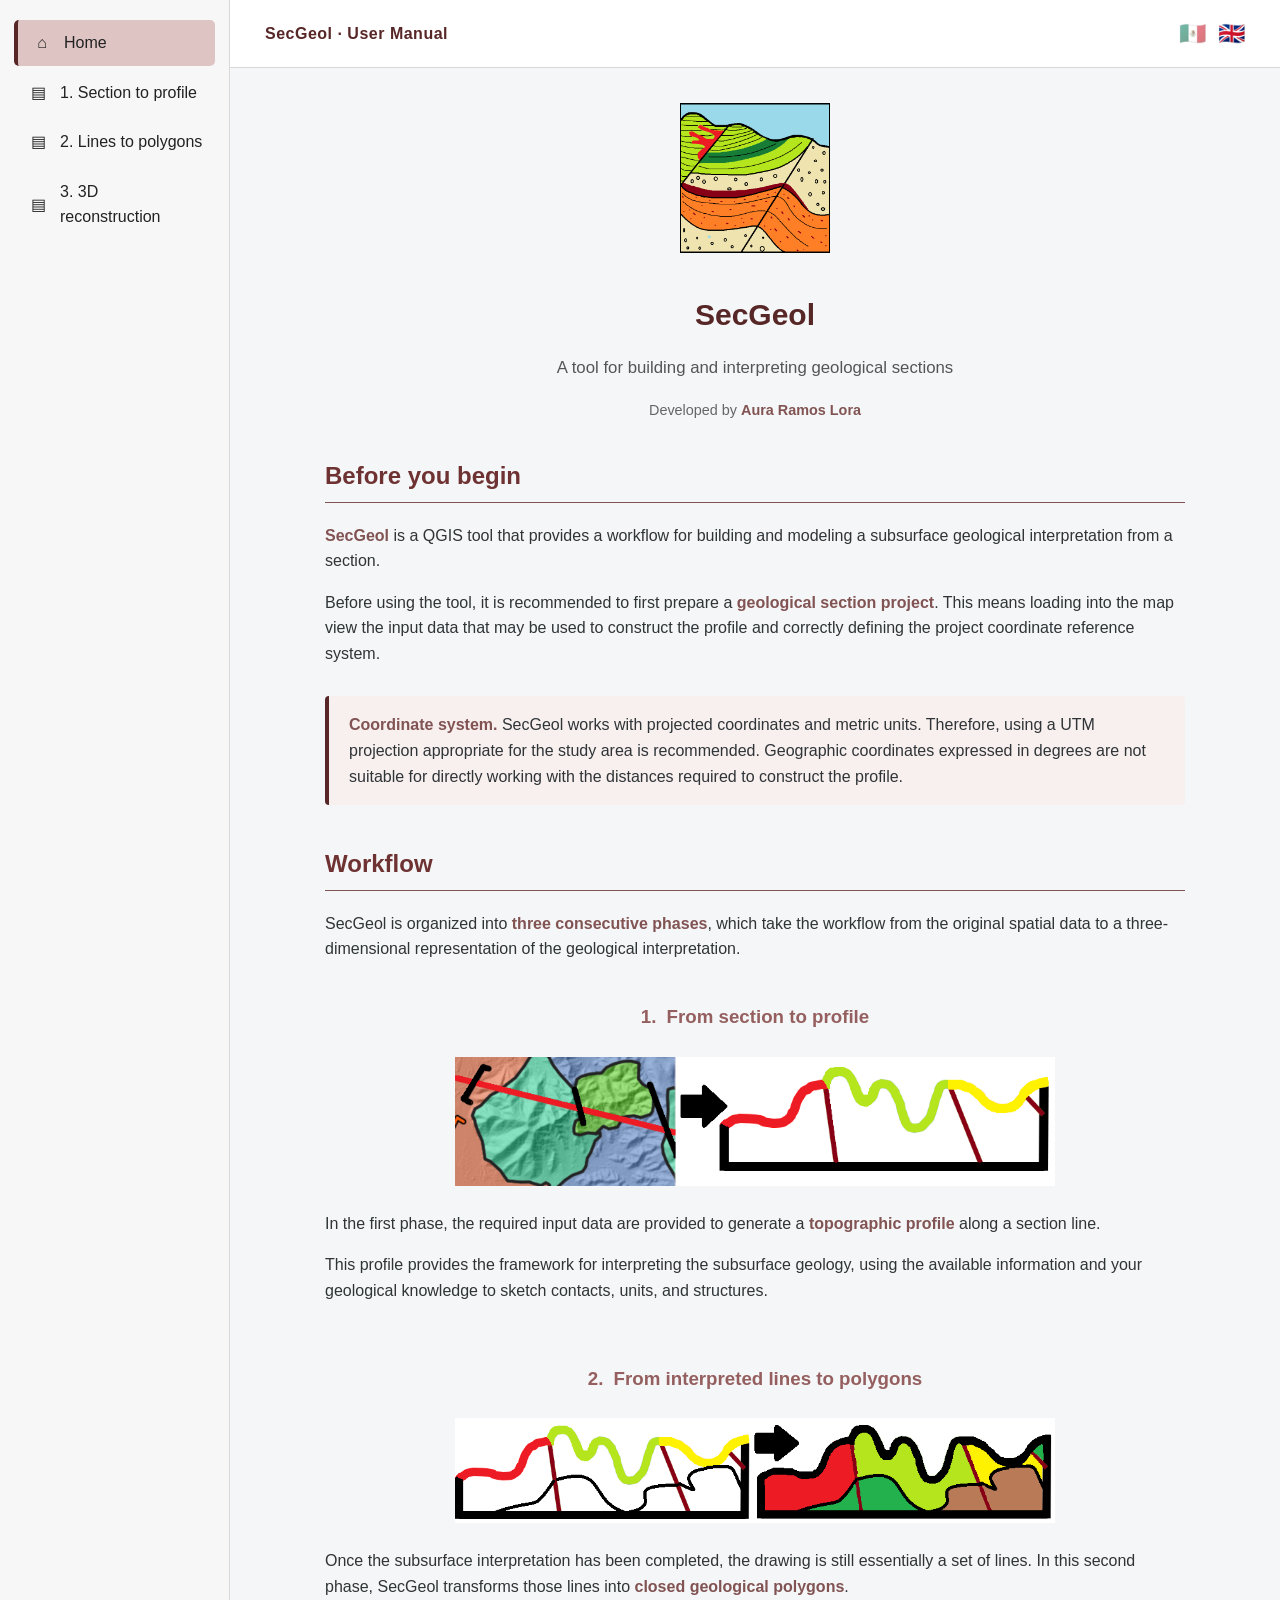
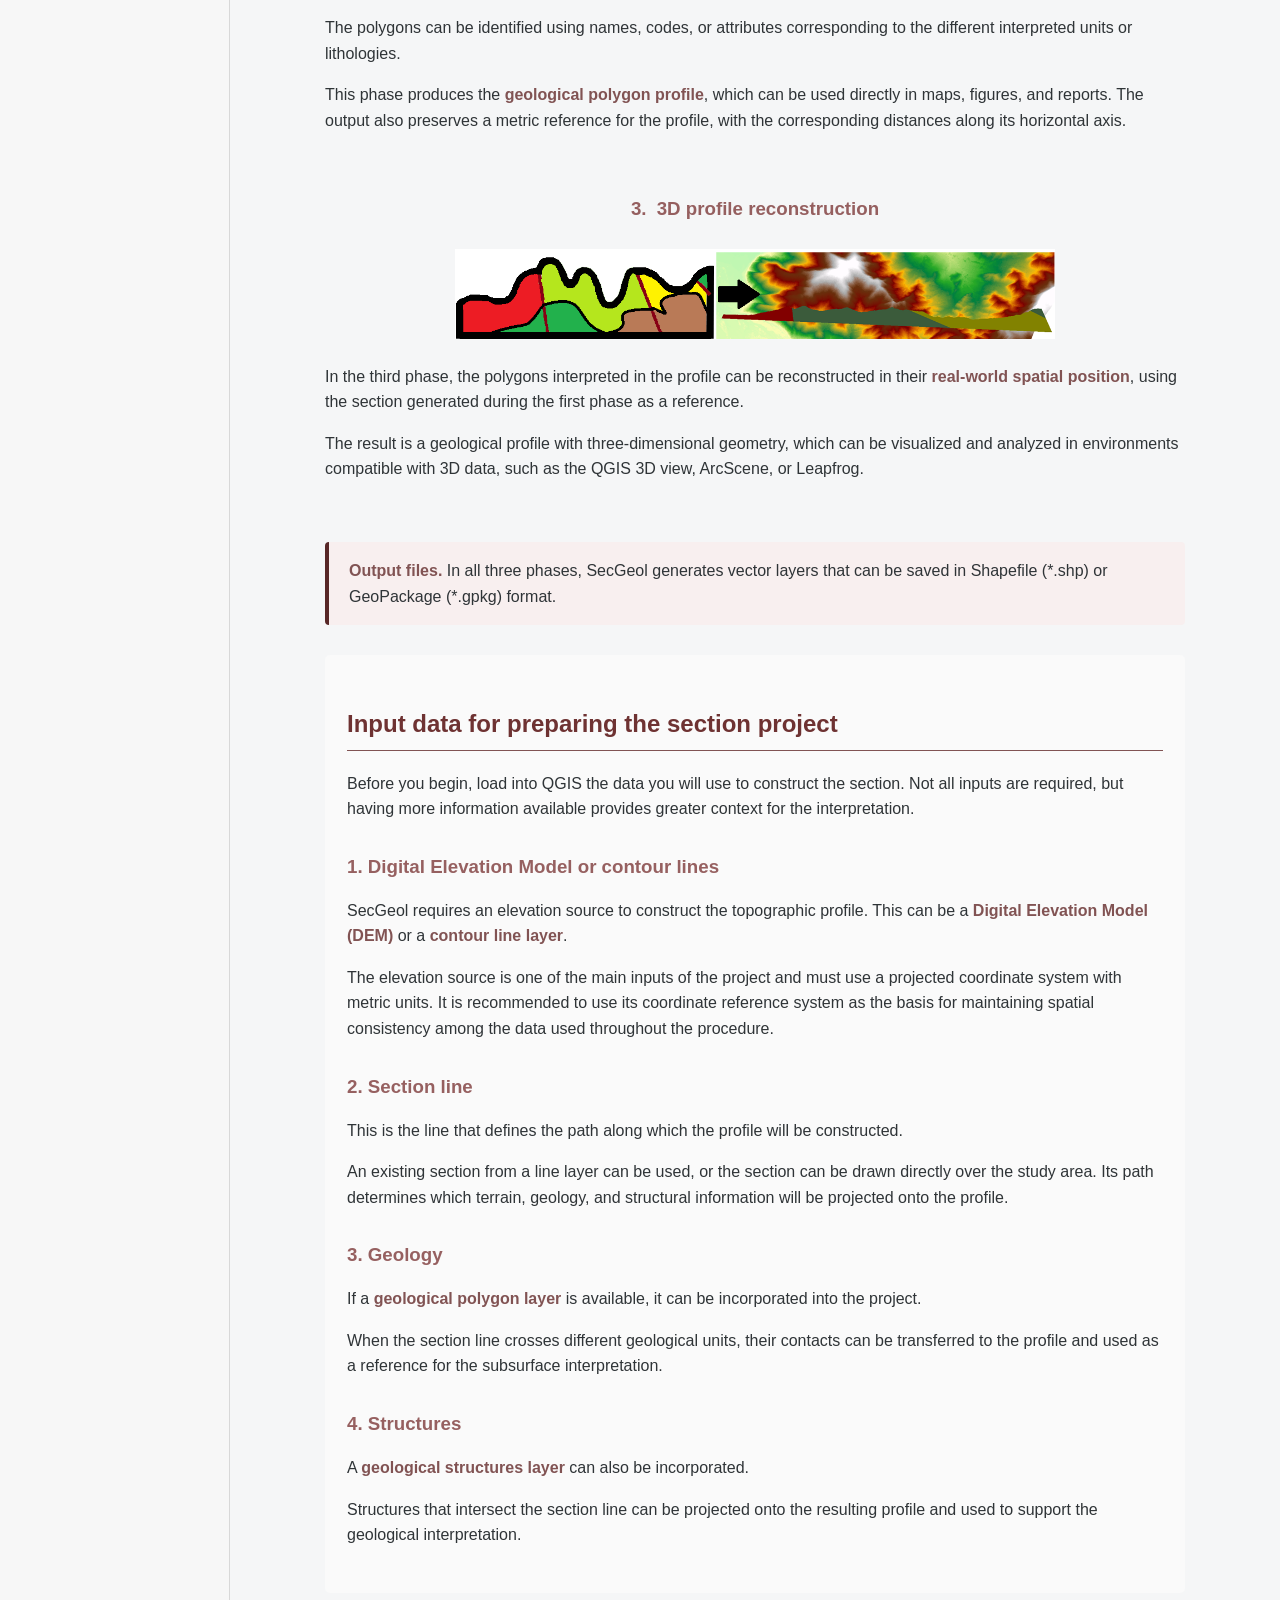
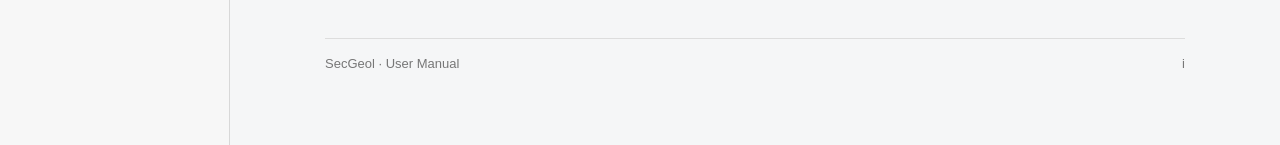
<file: docs/index.html>
<!DOCTYPE html>
<html lang="en">
<head>
    <meta charset="UTF-8">

    <meta name="viewport"
          content="width=device-width, initial-scale=1.0">

    <title>SecGeol — User Manual</title>

    <script>
        const language = navigator.language || navigator.userLanguage;

        if (language && language.toLowerCase().startsWith("es")) {
            window.location.replace("./es/");
        } else {
            window.location.replace("./en/");
        }
    </script>

    <noscript>
        <meta http-equiv="refresh" content="0; url=./en/">
    </noscript>
</head>

<body>
    <p>
        Redirecting to the SecGeol User Manual...
    </p>
</body>
</html>
</file>
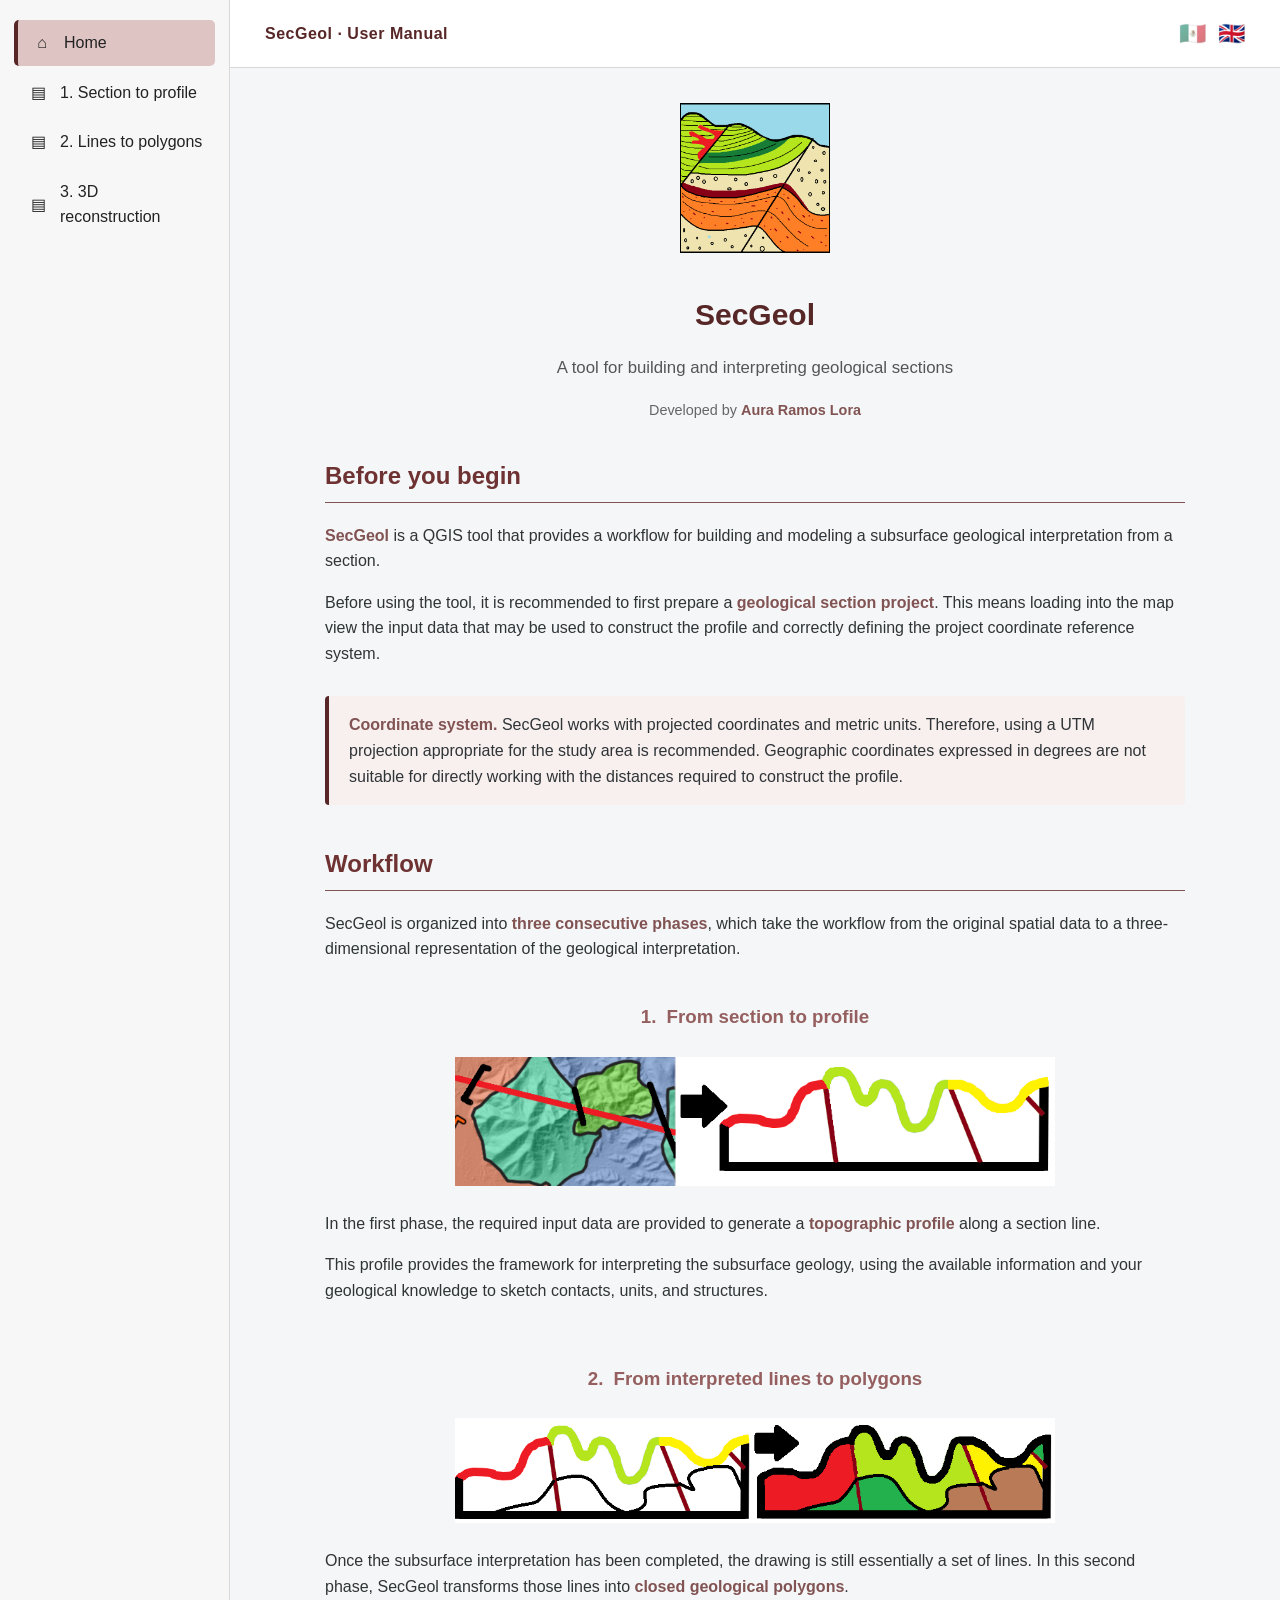
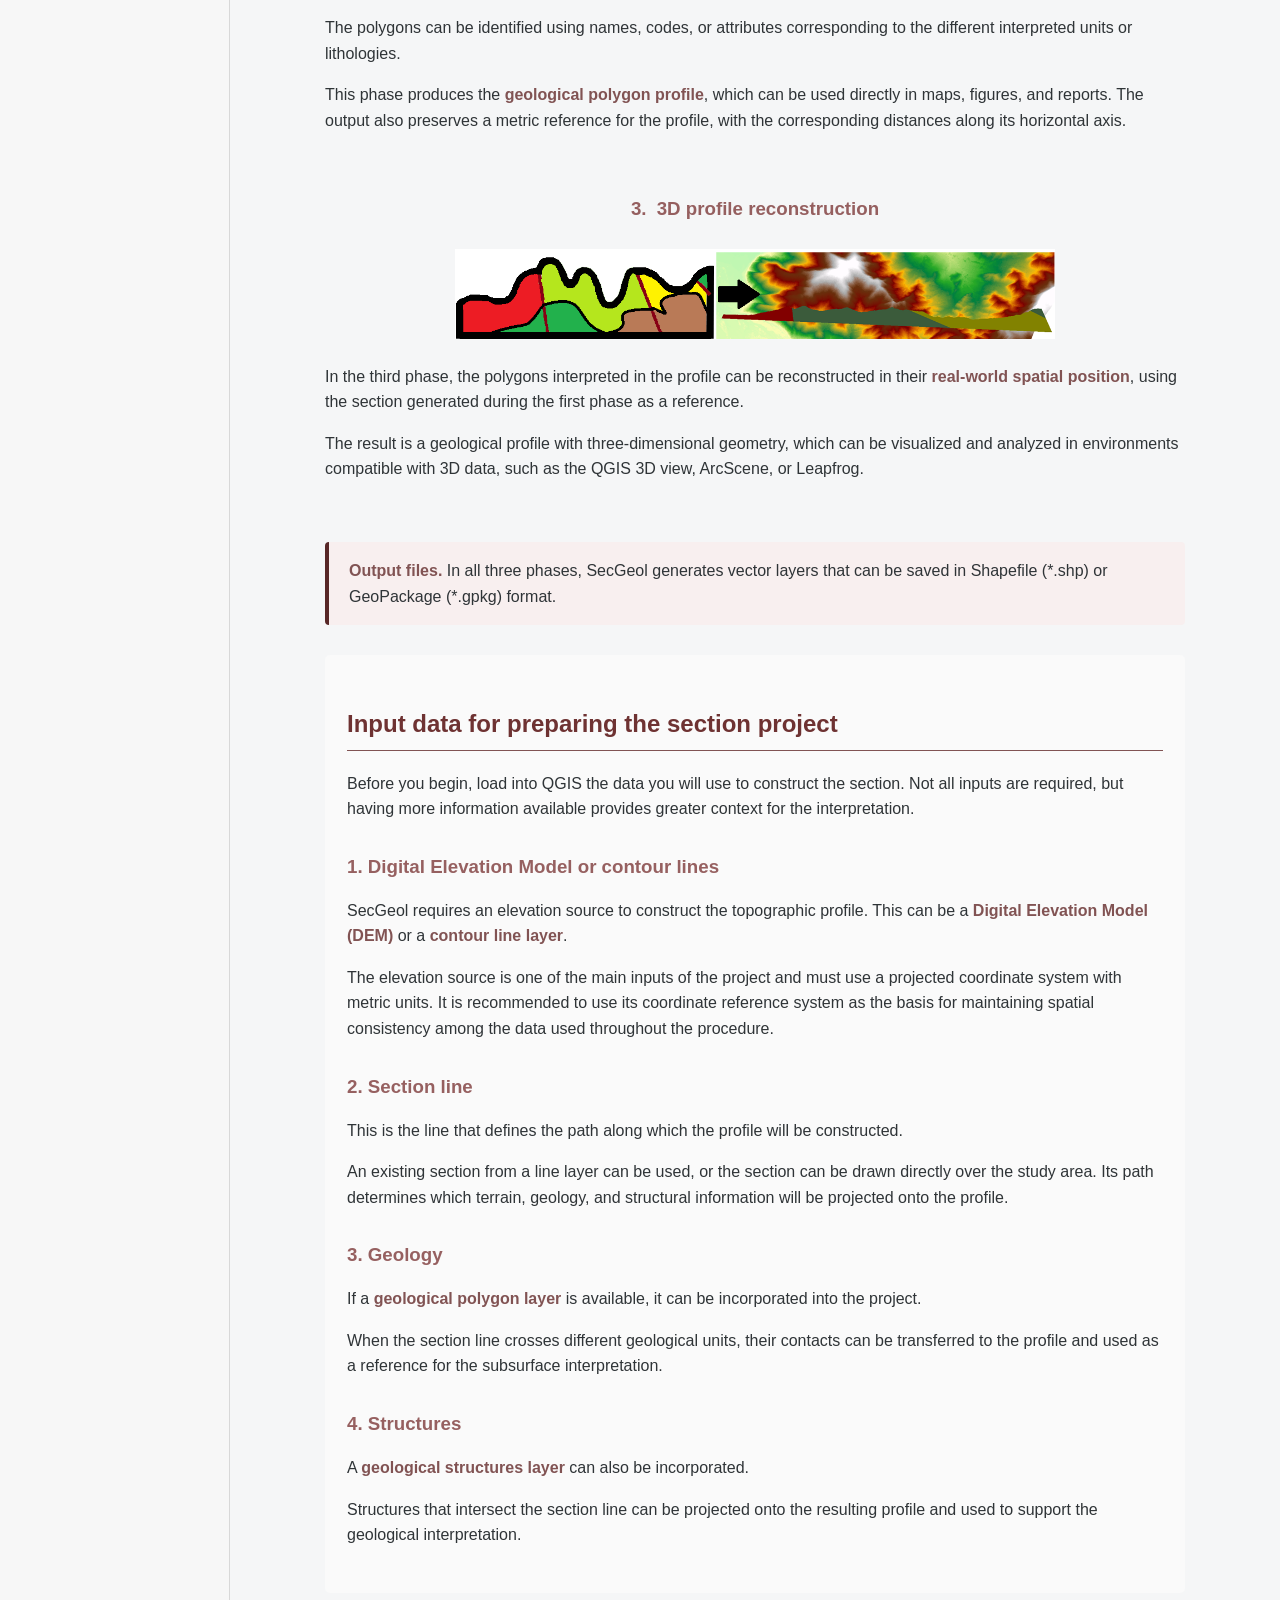
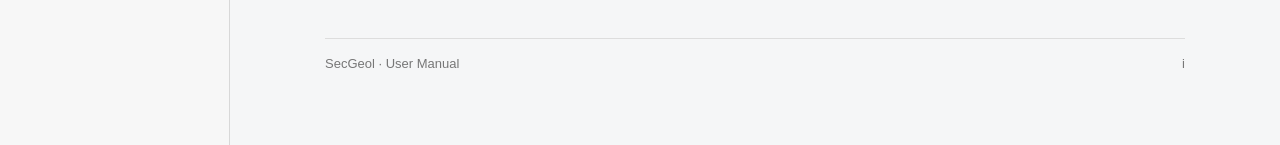
<file: docs/en/index.html>
<!DOCTYPE html>
<html lang="en">
<head>
    <meta charset="UTF-8">
    <meta name="viewport" content="width=device-width, initial-scale=1.0">

    <title>SecGeol | User Manual</title>

    <link rel="stylesheet" href="../assets/css/secgeol-manual.css">

</head>

<body>

    <!-- Contenedor general: izquierda + derecha -->
    <div class="manual-layout">

        <!-- =========================
             COLUMNA IZQUIERDA
             ========================= -->
        <aside class="sidebar">

            <a href="index.html" class="nav-item active">
                <span class="nav-icon">⌂</span>
                <span>Home</span>
            </a>

            <a href="procedures/procedure_01_vector_section.html"
               class="nav-item">
                <span class="nav-icon">▤</span>
                <span>1. Section to profile</span>
            </a>

            <a href="procedures/procedure_02_lines_polygons.html"
               class="nav-item">
                <span class="nav-icon">▤</span>
                <span>2. Lines to polygons</span>
            </a>

            <a href="procedures/procedure_03_3d_reconstruction.html"
               class="nav-item">
                <span class="nav-icon">▤</span>
                <span>3. 3D reconstruction</span>
            </a>

        </aside>


        <!-- =========================
             COLUMNA DERECHA
             ========================= -->
        <div class="manual-right">

            <!-- Encabezado -->
            <div class="topbar">

                <div class="manual-title">
                    SecGeol · User Manual
                </div>

                <div class="languages">
                    <a href="../es/index.html"
                       title="Español">🇲🇽</a>

                    <a href="index.html"
                       class="active"
                       title="English">🇬🇧</a>
                </div>

            </div>


            <!-- Contenido -->
            <main class="manual-container">

                <!-- =========================================================
                     ENCABEZADO
                     ========================================================= -->

                <header class="manual-header">

            <img
                src="images/secgeol_icon.png"
                alt="SecGeol"
            >

            <h1 class="secgeol-highlight">SecGeol</h1>


            <p class="manual-subtitle">
                A tool for building and interpreting geological sections
            </p>

             <p class="manual-author">
                Developed by <strong>Aura Ramos Lora</strong>
            </p>

        </header>




        <!-- =========================================================
            INTRODUCCIÓN
            ========================================================= -->

        <section class="intro">

            <h2>Before you begin</h2>


            <p>
                <strong>SecGeol</strong> is a QGIS tool that provides a workflow
                for building and modeling a subsurface geological interpretation
                from a section.
            </p>

            <p>
                Before using the tool, it is recommended to first prepare a
                <strong>geological section project</strong>. This means loading into
                the map view the input data that may be used to construct the profile
                and correctly defining the project coordinate reference system.
            </p>

            <div class="note">
                <strong class="secgeol-highlight">Coordinate system.</strong>
                SecGeol works with projected coordinates and metric units.
                Therefore, using a UTM projection appropriate for the study area is
                recommended. Geographic coordinates expressed in degrees are not
                suitable for directly working with the distances required to construct
                the profile.
            </div>

        </section>


        <!-- =========================================================
            FLUJO GENERAL DE SECGEOl
            ========================================================= -->

        <section class="workflow">

            <h2>Workflow</h2>

            <p>
                SecGeol is organized into <strong>three consecutive phases</strong>,
                which take the workflow from the original spatial data to a
                three-dimensional representation of the geological interpretation.
            </p>


            <!-- FASE 1 -->

            <article class="workflow-step">

                <h3>
                    <span class="step-number">1.</span>
                    From section to profile
                </h3>

                <img
                    src="images/sec_tab1.png"
                    alt="First phase of SecGeol: from section to profile"
                >

                <p>
                    In the first phase, the required input data are provided to generate
                    a <strong>topographic profile</strong> along a section line.
                </p>

                <p>
                    This profile provides the framework for interpreting the subsurface geology,
                    using the available information and your geological knowledge to
                    sketch contacts, units, and structures.
                </p>




            </article>


            <!-- FASE 2 -->

            <article class="workflow-step">

                <h3>
                    <span class="step-number">2.</span>
                    From interpreted lines to polygons
                </h3>

                <img
                    src="images/sec_tab2.png"
                    alt="Second phase of SecGeol: converting lines to polygons"
                >

                <p>
                    Once the subsurface interpretation has been completed, the drawing
                    is still essentially a set of lines. In this second phase,
                    SecGeol transforms those lines into
                    <strong>closed geological polygons</strong>.
                </p>

                <p>
                    The polygons can be identified using names, codes, or attributes
                    corresponding to the different interpreted units or lithologies.
                </p>

                <p>
                    This phase produces the <strong>geological polygon profile</strong>,
                    which can be used directly in maps, figures, and reports.
                    The output also preserves a metric reference for the profile,
                    with the corresponding distances along its horizontal axis.
                </p>



            </article>


            <!-- FASE 3 -->

            <article class="workflow-step">

                <h3>
                    <span class="step-number">3.</span>
                    3D profile reconstruction
                </h3>

                <img
                    src="images/sec_tab3.png"
                    alt="Third phase of SecGeol: 3D geological reconstruction"
                >

                <p>
                    In the third phase, the polygons interpreted in the profile can be
                    reconstructed in their <strong>real-world spatial position</strong>,
                    using the section generated during the first phase as a reference.
                </p>

                <p>
                    The result is a geological profile with three-dimensional geometry,
                    which can be visualized and analyzed in environments compatible
                    with 3D data, such as the QGIS 3D view, ArcScene, or Leapfrog.
                </p>



            </article>

        </section>

        <div class="note">
            <strong>Output files.</strong>
            In all three phases, SecGeol generates vector layers that can be saved
            in Shapefile (*.shp) or GeoPackage (*.gpkg) format.
        </div>


        <!-- =========================================================
            INSUMOS
            ========================================================= -->

        <section class="requirements">

            <h2>Input data for preparing the section project</h2>

            <p>
                Before you begin, load into QGIS the data you will use to construct
                the section. Not all inputs are required, but having more information
                available provides greater context for the interpretation.
            </p>


            <article class="input-item">

                <h3>1. Digital Elevation Model or contour lines</h3>

                <p>
                    SecGeol requires an elevation source to construct the topographic
                    profile. This can be a <strong>Digital Elevation Model (DEM)</strong>
                    or a <strong>contour line layer</strong>.
                </p>

                <p>
                    The elevation source is one of the main inputs of the project and
                    must use a projected coordinate system with metric units. It is
                    recommended to use its coordinate reference system as the basis
                    for maintaining spatial consistency among the data used throughout
                    the procedure.
                </p>

            </article>


            <article class="input-item">

                <h3>2. Section line</h3>

                <p>
                    This is the line that defines the path along which the profile will
                    be constructed.
                </p>

                <p>
                    An existing section from a line layer can be used, or the section
                    can be drawn directly over the study area. Its path determines
                    which terrain, geology, and structural information will be
                    projected onto the profile.
                </p>

            </article>


            <article class="input-item">

                <h3>3. Geology</h3>

                <p>
                    If a <strong>geological polygon layer</strong> is available, it can
                    be incorporated into the project.
                </p>

                <p>
                    When the section line crosses different geological units, their
                    contacts can be transferred to the profile and used as a
                    reference for the subsurface interpretation.
                </p>

            </article>


            <article class="input-item">

                <h3>4. Structures</h3>

                <p>
                    A <strong>geological structures layer</strong> can also be incorporated.
                </p>

                <p>
                    Structures that intersect the section line can be projected onto
                    the resulting profile and used to support the geological
                    interpretation.
                </p>

            </article>

        </section>

    <footer>
        <span>SecGeol · User Manual</span>
        <span>i</span>
    </footer>

    </main>
</div>
 <!-- FIN manual-right -->

</div>
    <!-- FIN manual-layout -->

<script>
function toggleMenu() {
    document.getElementById("manualMenu").classList.toggle("open");
}
</script>
</body>
</html>
</file>
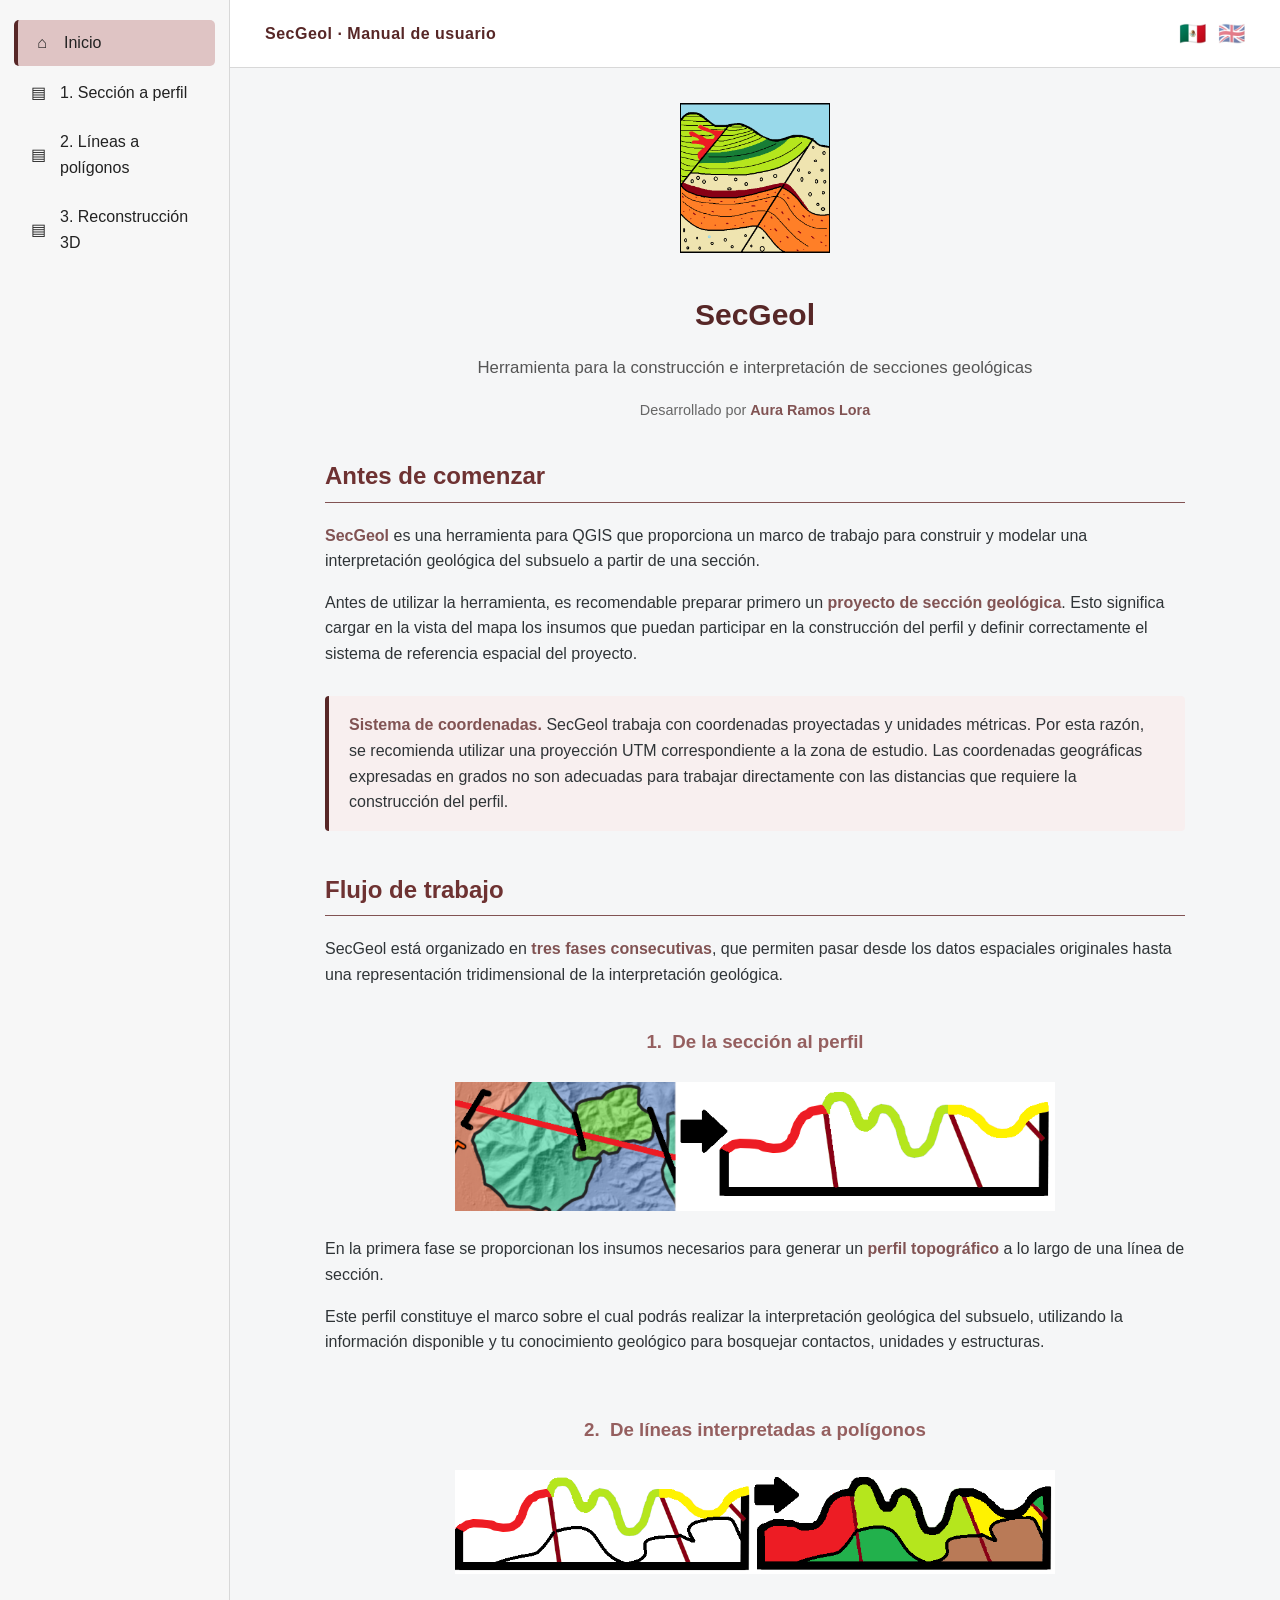
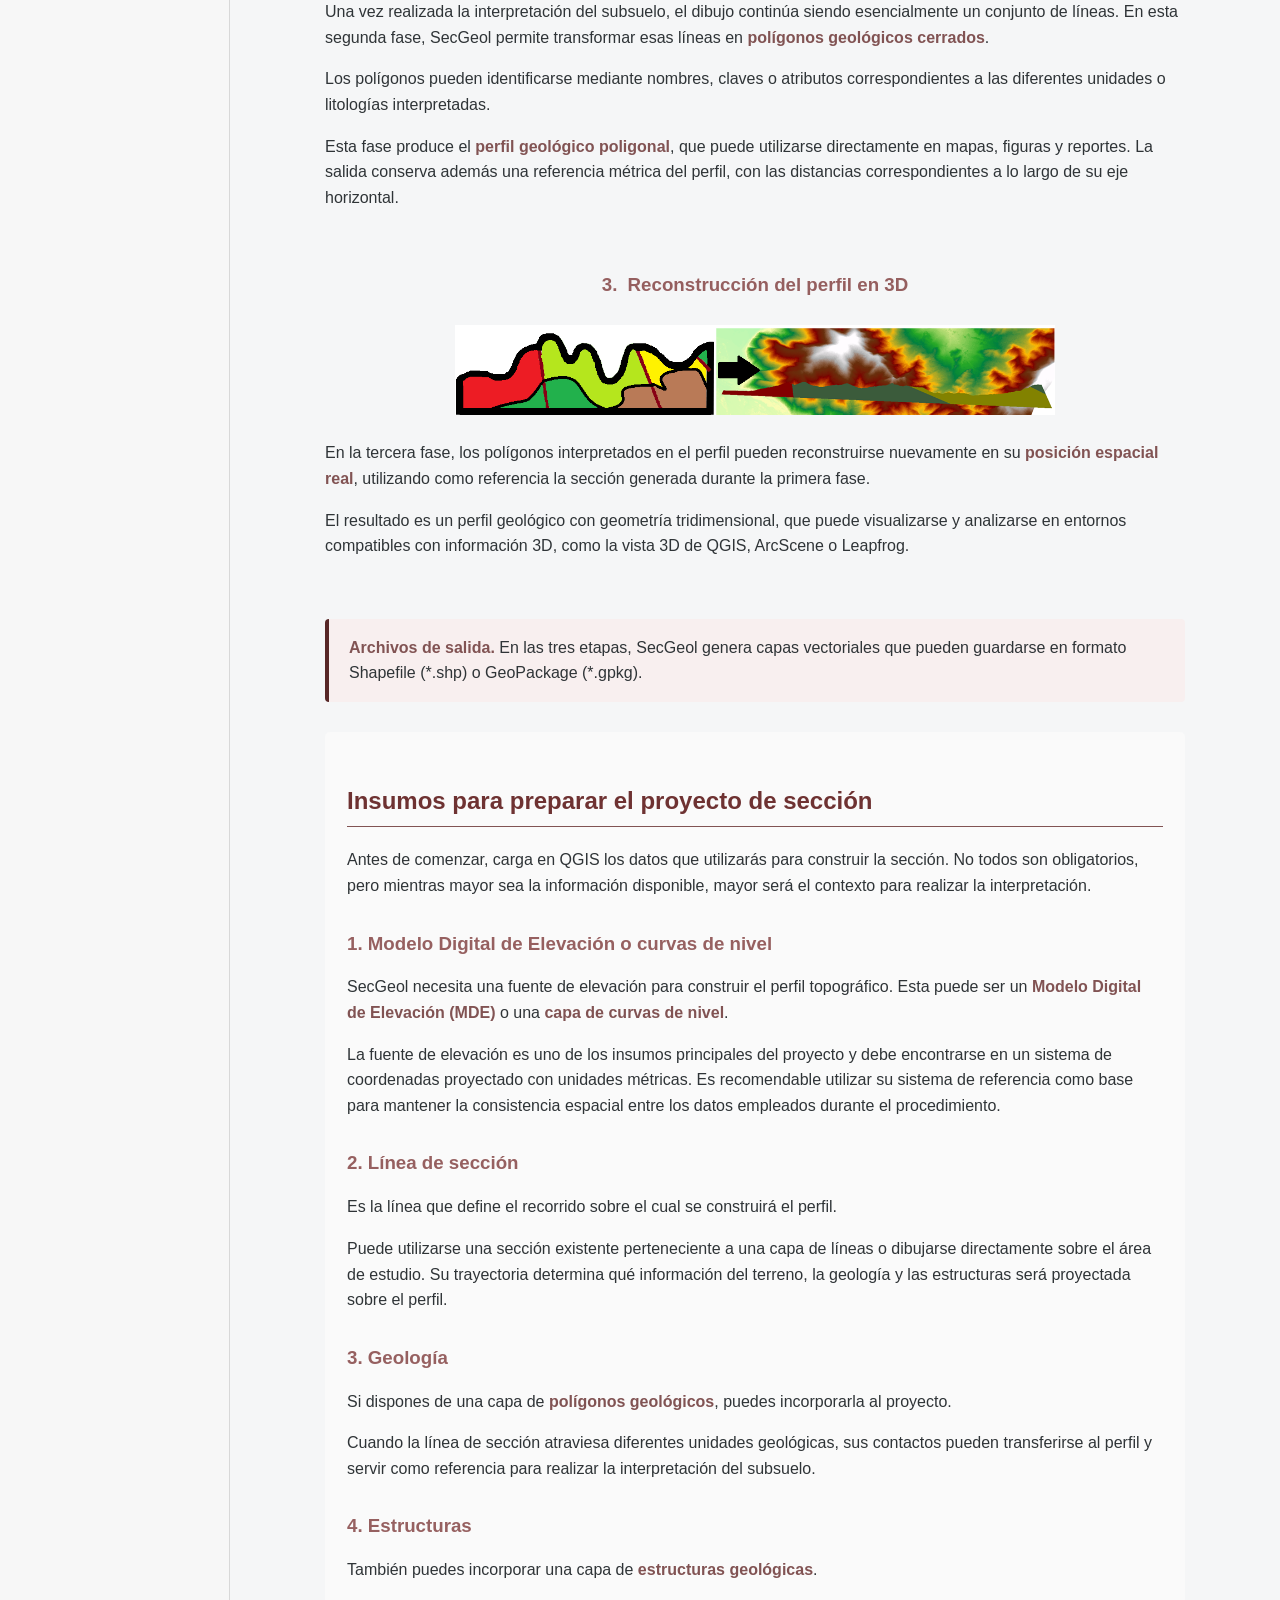
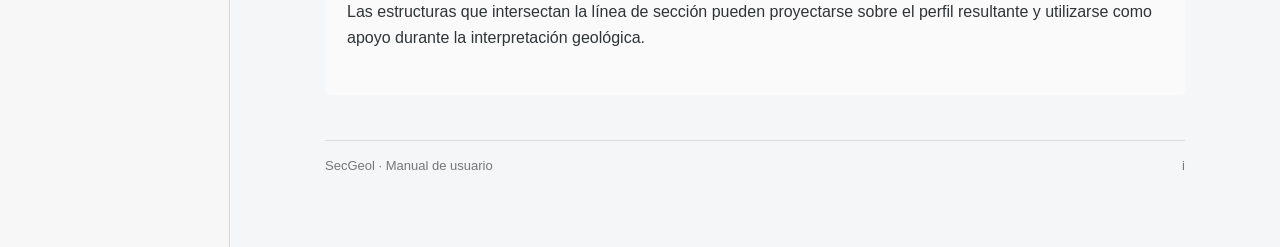
<file: docs/es/index.html>
<!DOCTYPE html>
<html lang="es">
<head>
    <meta charset="UTF-8">
    <meta name="viewport" content="width=device-width, initial-scale=1.0">

    <title>SecGeol | Manual de usuario</title>

    <link rel="stylesheet" href="../assets/css/secgeol-manual.css">

</head>

<body>

    <!-- Contenedor general: izquierda + derecha -->
    <div class="manual-layout">

        <!-- =========================
             COLUMNA IZQUIERDA
             ========================= -->
        <aside class="sidebar">

            <a href="index.html" class="nav-item active">
                <span class="nav-icon">⌂</span>
                <span>Inicio</span>
            </a>

            <a href="procedimientos/procedimiento_01_seccion_vectorial.html"
               class="nav-item">
                <span class="nav-icon">▤</span>
                <span>1. Sección a perfil</span>
            </a>

            <a href="procedimientos/procedimiento_02_lineas_poligonos.html"
               class="nav-item">
                <span class="nav-icon">▤</span>
                <span>2. Líneas a polígonos</span>
            </a>

            <a href="procedimientos/procedimiento_03_reconstruccion_3d.html"
               class="nav-item">
                <span class="nav-icon">▤</span>
                <span>3. Reconstrucción 3D</span>
            </a>

        </aside>


        <!-- =========================
             COLUMNA DERECHA
             ========================= -->
        <div class="manual-right">

            <!-- Encabezado -->
            <div class="topbar">

                <div class="manual-title">
                    SecGeol · Manual de usuario
                </div>

                <div class="languages">
                    <a href="index.html"
                       class="active"
                       title="Español">🇲🇽</a>

                    <a href="../en/index.html"
                       title="English">🇬🇧</a>
                </div>

            </div>


            <!-- Contenido -->
            <main class="manual-container">

                <!-- =========================================================
                     ENCABEZADO
                     ========================================================= -->

                <header class="manual-header">

            <img
                src="images/secgeol_icon.png"
                alt="SecGeol"
            >

            <h1 class="secgeol-highlight">SecGeol</h1>


            <p class="manual-subtitle">
                Herramienta para la construcción e interpretación de secciones geológicas
            </p>

             <p class="manual-author">
                Desarrollado por <strong>Aura Ramos Lora</strong>
            </p>

        </header>




        <!-- =========================================================
            INTRODUCCIÓN
            ========================================================= -->

        <section class="intro">

            <h2>Antes de comenzar</h2>


            <p>
                <strong >SecGeol</strong> es una herramienta para QGIS que proporciona
                un marco de trabajo para construir y modelar una interpretación
                geológica del subsuelo a partir de una sección.
            </p>

            <p>
                Antes de utilizar la herramienta, es recomendable preparar primero
                un <strong>proyecto de sección geológica</strong>. Esto significa
                cargar en la vista del mapa los insumos que puedan participar en
                la construcción del perfil y definir correctamente el sistema de
                referencia espacial del proyecto.
            </p>

            <div class="note">
                <strong class="secgeol-highlight">Sistema de coordenadas.</strong>
                SecGeol trabaja con coordenadas proyectadas y unidades métricas.
                Por esta razón, se recomienda utilizar una proyección UTM
                correspondiente a la zona de estudio. Las coordenadas geográficas
                expresadas en grados no son adecuadas para trabajar directamente
                con las distancias que requiere la construcción del perfil.
            </div>

        </section>


        <!-- =========================================================
            FLUJO GENERAL DE SECGEOl
            ========================================================= -->

        <section class="workflow">

            <h2>Flujo de trabajo</h2>

            <p>
                SecGeol está organizado en <strong>tres fases consecutivas</strong>,
                que permiten pasar desde los datos espaciales originales hasta una
                representación tridimensional de la interpretación geológica.
            </p>


            <!-- FASE 1 -->

            <article class="workflow-step">

                <h3>
                    <span class="step-number">1.</span>
                    De la sección al perfil
                </h3>

                <img
                    src="images/sec_tab1.png"
                    alt="Primera fase de SecGeol: de la sección al perfil"
                >

                <p>
                    En la primera fase se proporcionan los insumos necesarios para
                    generar un <strong>perfil topográfico</strong> a lo largo de una
                    línea de sección.
                </p>

                <p>
                    Este perfil constituye el marco sobre el cual podrás realizar
                    la interpretación geológica del subsuelo, utilizando la
                    información disponible y tu conocimiento geológico para
                    bosquejar contactos, unidades y estructuras.
                </p>




            </article>


            <!-- FASE 2 -->

            <article class="workflow-step">

                <h3>
                    <span class="step-number">2.</span>
                    De líneas interpretadas a polígonos
                </h3>

                <img
                    src="images/sec_tab2.png"
                    alt="Segunda fase de SecGeol: conversión de líneas a polígonos"
                >

                <p>
                    Una vez realizada la interpretación del subsuelo, el dibujo
                    continúa siendo esencialmente un conjunto de líneas. En esta
                    segunda fase, SecGeol permite transformar esas líneas en
                    <strong>polígonos geológicos cerrados</strong>.
                </p>

                <p>
                    Los polígonos pueden identificarse mediante nombres, claves
                    o atributos correspondientes a las diferentes unidades o
                    litologías interpretadas.
                </p>

                <p>
                    Esta fase produce el <strong>perfil geológico poligonal</strong>,
                    que puede utilizarse directamente en mapas, figuras y reportes.
                    La salida conserva además una referencia métrica del perfil,
                    con las distancias correspondientes a lo largo de su eje
                    horizontal.
                </p>



            </article>


            <!-- FASE 3 -->

            <article class="workflow-step">

                <h3>
                    <span class="step-number">3.</span>
                    Reconstrucción del perfil en 3D
                </h3>

                <img
                    src="images/sec_tab3.png"
                    alt="Tercera fase de SecGeol: reconstrucción geológica 3D"
                >

                <p>
                    En la tercera fase, los polígonos interpretados en el perfil
                    pueden reconstruirse nuevamente en su
                    <strong>posición espacial real</strong>, utilizando como
                    referencia la sección generada durante la primera fase.
                </p>

                <p>
                    El resultado es un perfil geológico con geometría
                    tridimensional, que puede visualizarse y analizarse en
                    entornos compatibles con información 3D, como la vista 3D
                    de QGIS, ArcScene o Leapfrog.
                </p>



            </article>

        </section>

        <div class="note">
            <strong>Archivos de salida.</strong>
            En las tres etapas, SecGeol genera capas vectoriales que pueden guardarse
            en formato Shapefile (*.shp) o GeoPackage (*.gpkg).
        </div>


        <!-- =========================================================
            INSUMOS
            ========================================================= -->

        <section class="requirements">

            <h2>Insumos para preparar el proyecto de sección</h2>

            <p>
                Antes de comenzar, carga en QGIS los datos que utilizarás para
                construir la sección. No todos son obligatorios, pero mientras
                mayor sea la información disponible, mayor será el contexto para
                realizar la interpretación.
            </p>


            <article class="input-item">

                <h3>1. Modelo Digital de Elevación o curvas de nivel</h3>

                <p>
                    SecGeol necesita una fuente de elevación para construir el
                    perfil topográfico. Esta puede ser un
                    <strong>Modelo Digital de Elevación (MDE)</strong> o una
                    <strong>capa de curvas de nivel</strong>.
                </p>

                <p>
                    La fuente de elevación es uno de los insumos principales del
                    proyecto y debe encontrarse en un sistema de coordenadas
                    proyectado con unidades métricas. Es recomendable utilizar su
                    sistema de referencia como base para mantener la consistencia
                    espacial entre los datos empleados durante el procedimiento.
                </p>

            </article>


            <article class="input-item">

                <h3>2. Línea de sección</h3>

                <p>
                    Es la línea que define el recorrido sobre el cual se construirá
                    el perfil.
                </p>

                <p>
                    Puede utilizarse una sección existente perteneciente a una capa
                    de líneas o dibujarse directamente sobre el área de estudio.
                    Su trayectoria determina qué información del terreno, la
                    geología y las estructuras será proyectada sobre el perfil.
                </p>

            </article>


            <article class="input-item">

                <h3>3. Geología</h3>

                <p>
                    Si dispones de una capa de
                    <strong>polígonos geológicos</strong>, puedes incorporarla al
                    proyecto.
                </p>

                <p>
                    Cuando la línea de sección atraviesa diferentes unidades
                    geológicas, sus contactos pueden transferirse al perfil y
                    servir como referencia para realizar la interpretación del
                    subsuelo.
                </p>

            </article>


            <article class="input-item">

                <h3>4. Estructuras</h3>

                <p>
                    También puedes incorporar una capa de
                    <strong>estructuras geológicas</strong>.
                </p>

                <p>
                    Las estructuras que intersectan la línea de sección pueden
                    proyectarse sobre el perfil resultante y utilizarse como apoyo
                    durante la interpretación geológica.
                </p>

            </article>

        </section>

    <footer>
        <span>SecGeol · Manual de usuario</span>
        <span>i</span>
    </footer>

    </main>
</div>
 <!-- FIN manual-right -->

</div>
    <!-- FIN manual-layout -->

<script>
function toggleMenu() {
    document.getElementById("manualMenu").classList.toggle("open");
}
</script>
</body>
</html>
</file>
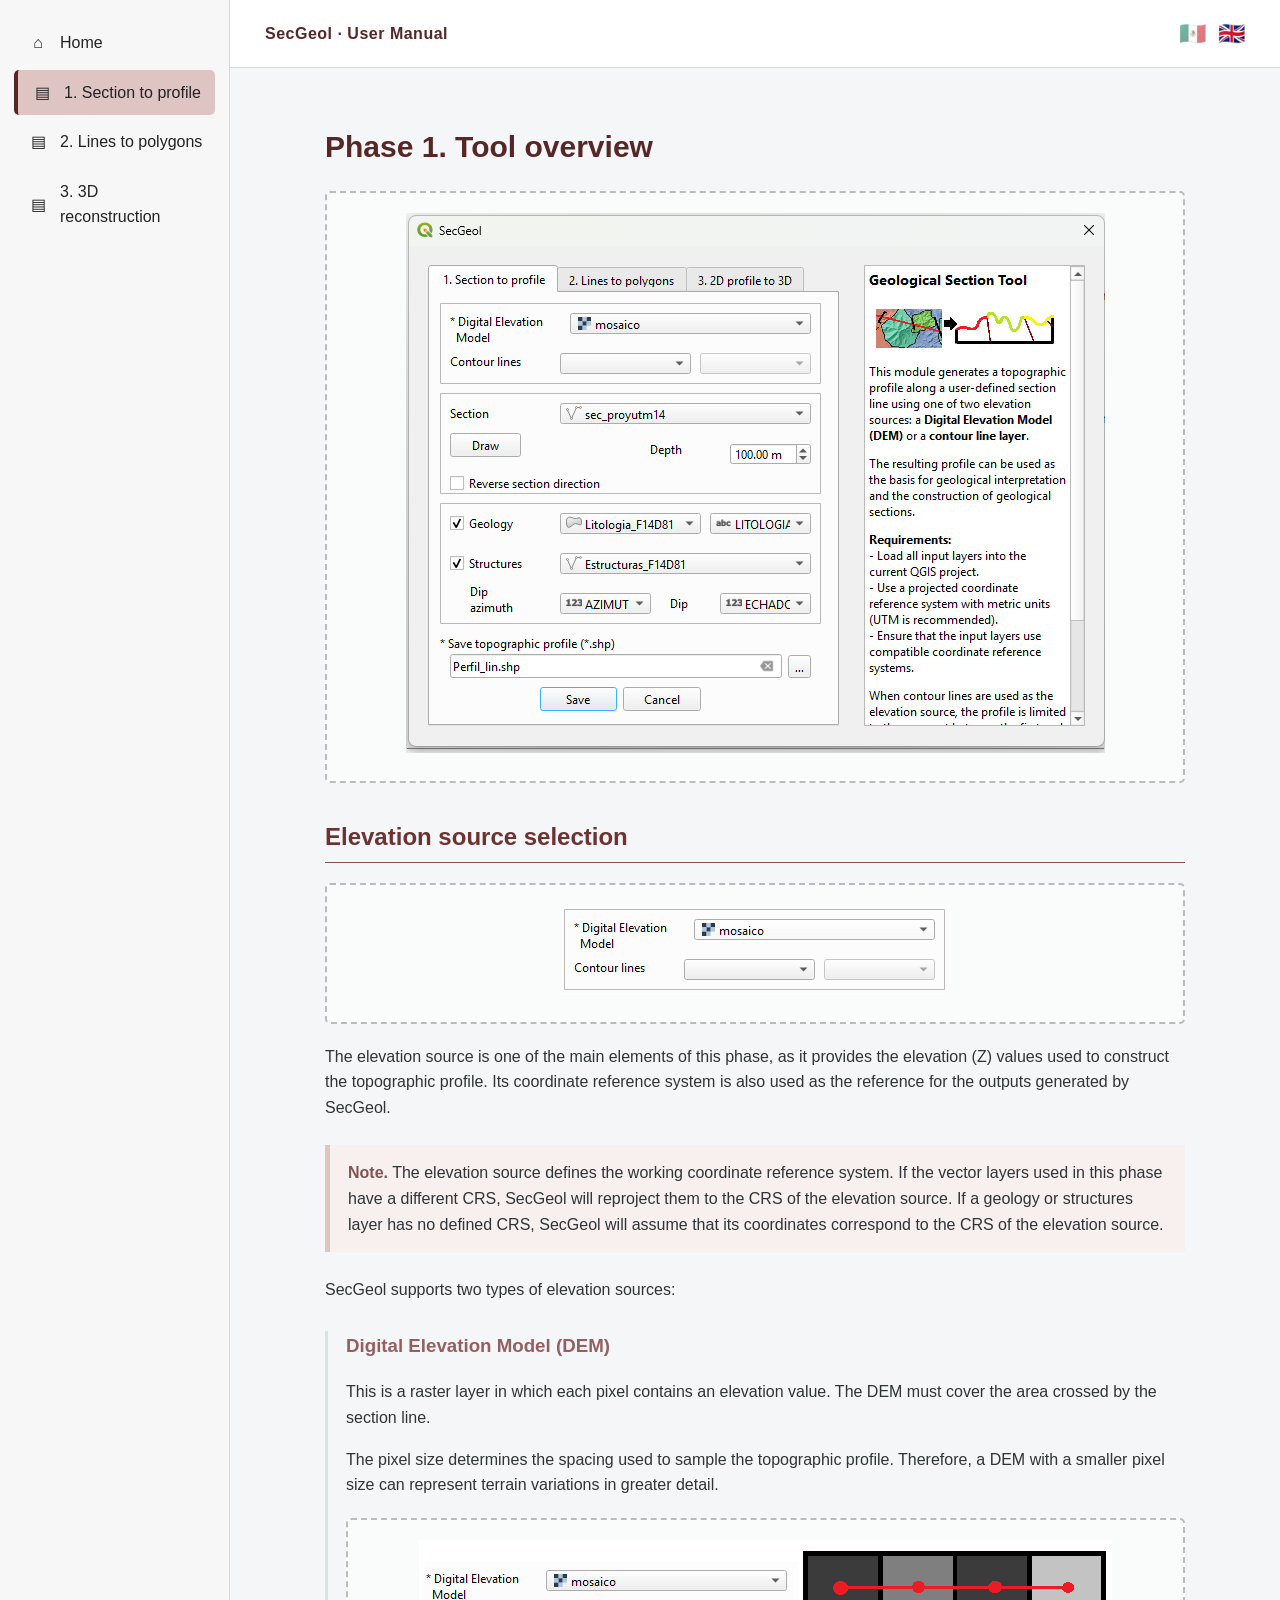
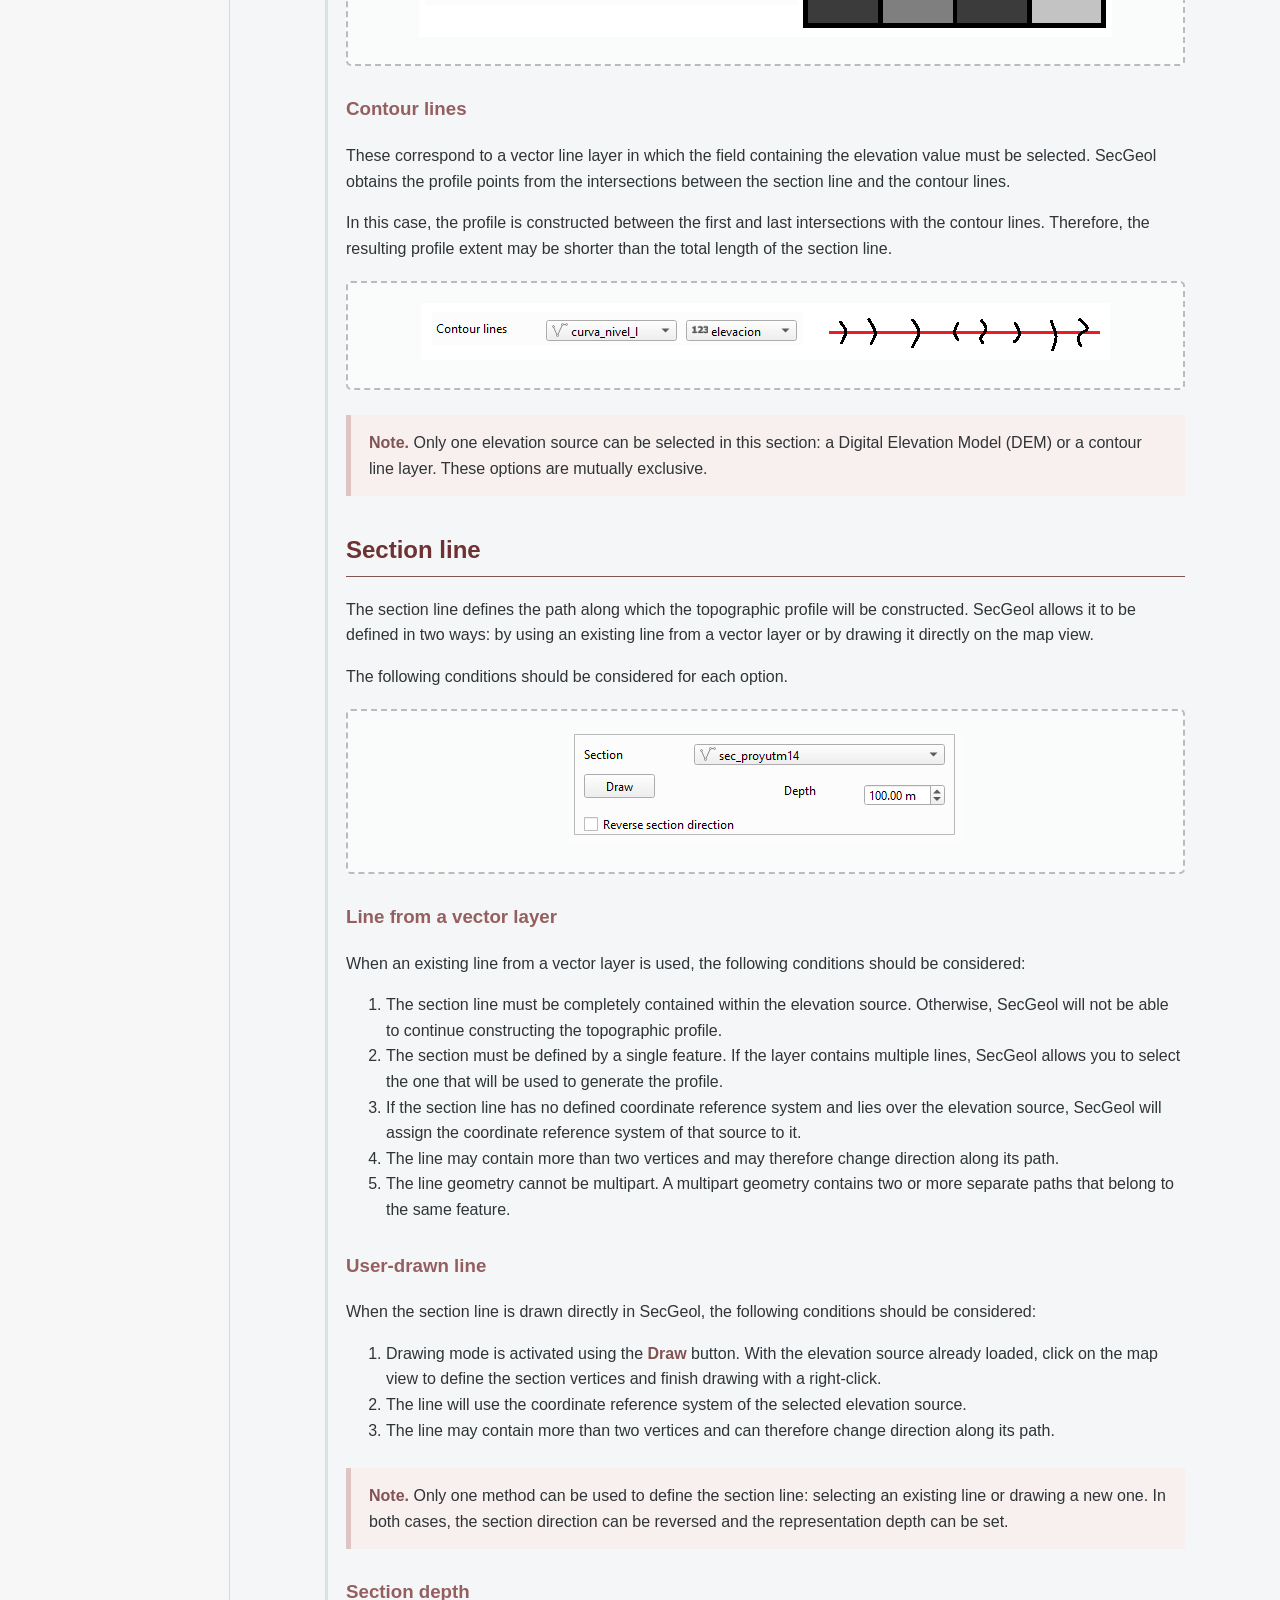
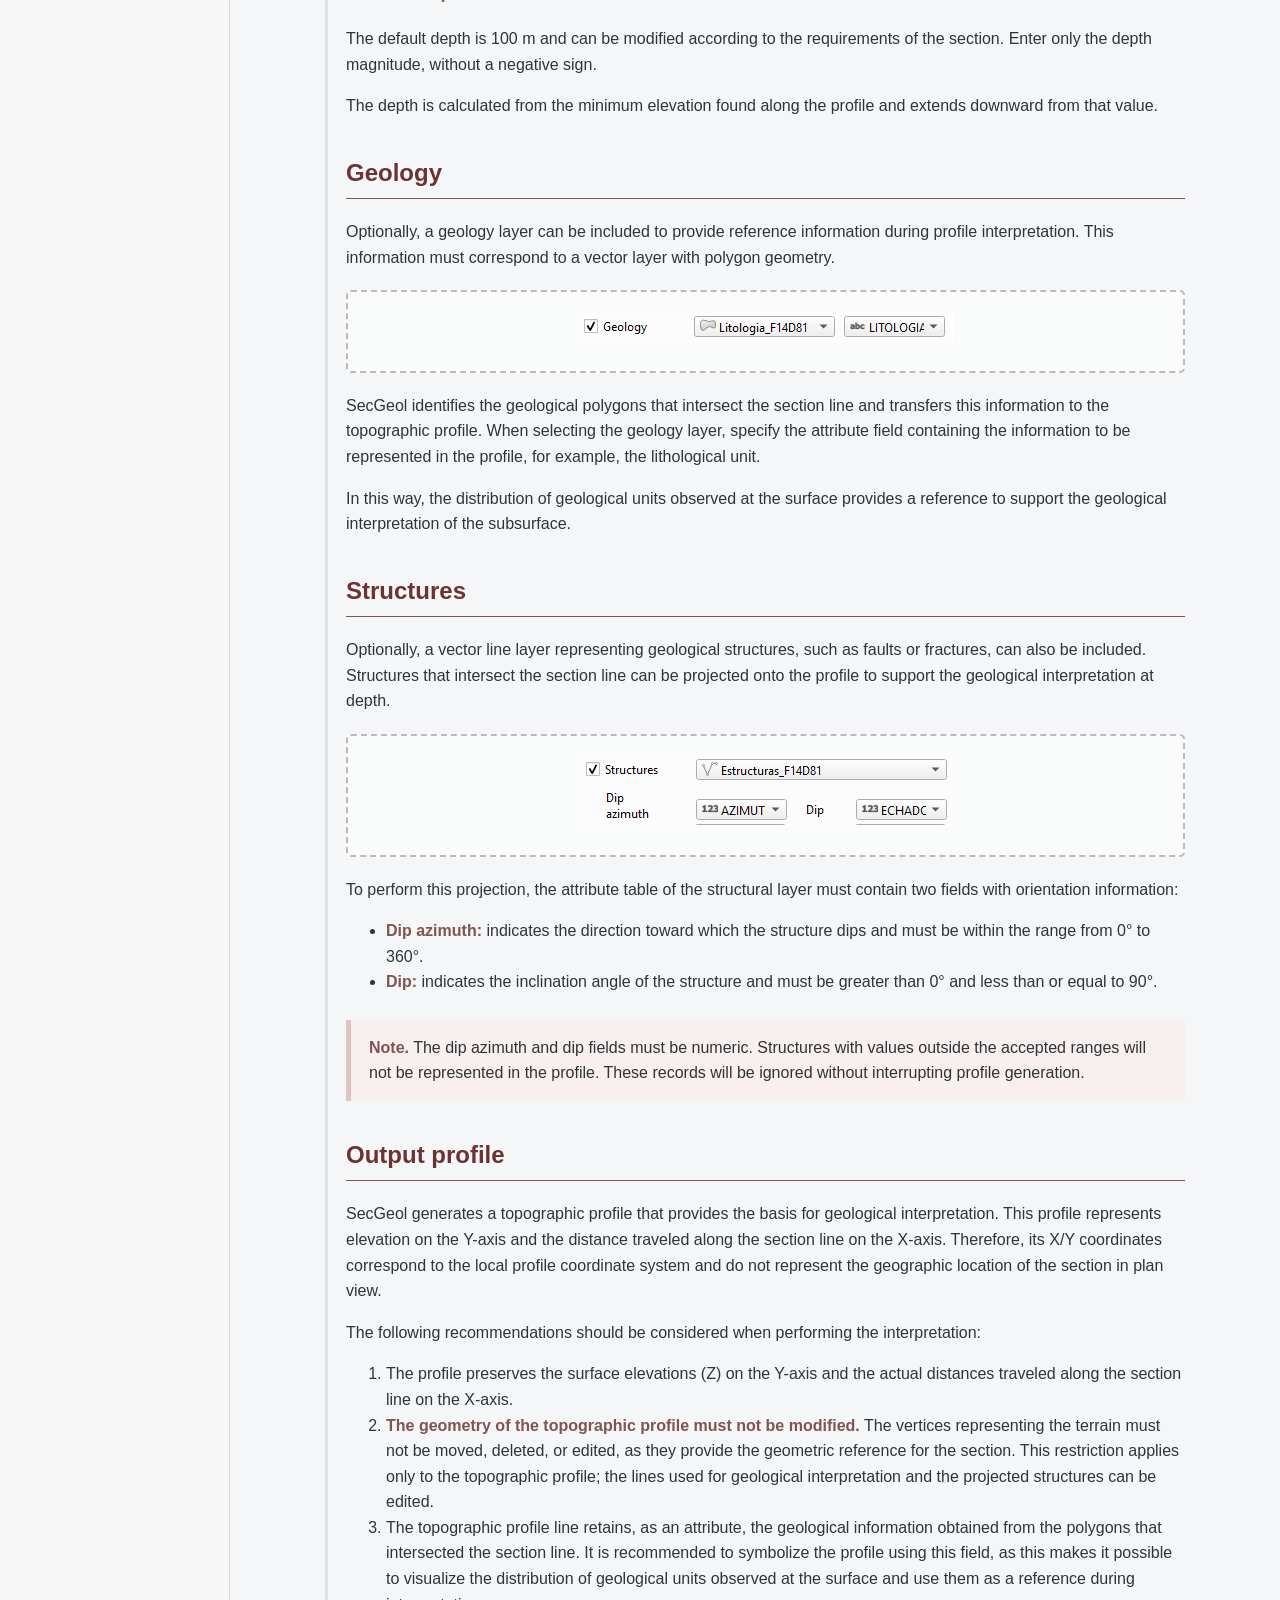
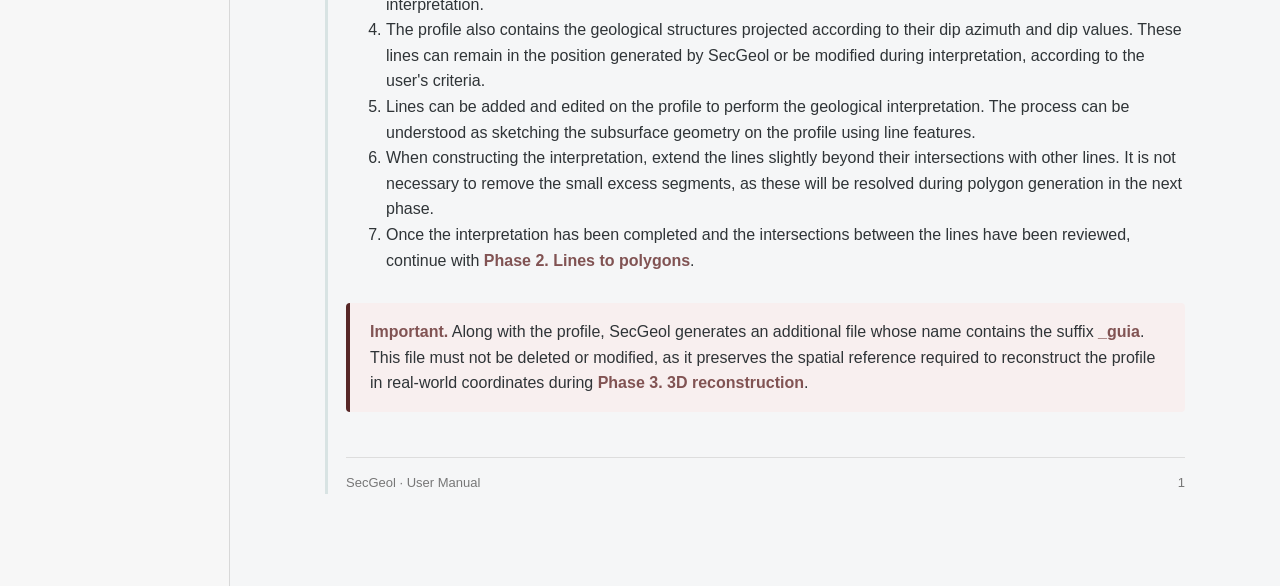
<file: docs/en/procedures/procedure_01_vector_section.html>
<!DOCTYPE html>
<html lang="en">
<head>
    <link rel="stylesheet" href="../../assets/css/secgeol-manual.css">
    <meta charset="UTF-8">
    <meta name="viewport" content="width=device-width, initial-scale=1.0">

    <title>SecGeol — User Manual</title>
</head>

<body>


    <!-- Main layout: left + right -->
    <div class="manual-layout">

        <!-- =========================
             LEFT COLUMN
             ========================= -->
        <aside class="sidebar">

            <a href="../index.html" class="nav-item">
                <span class="nav-icon">⌂</span>
                <span>Home</span>
            </a>

            <a href="procedure_01_vector_section.html"
               class="nav-item active">
                <span class="nav-icon">▤</span>
                <span>1. Section to profile</span>
            </a>

            <a href="procedure_02_lines_polygons.html"
               class="nav-item">
                <span class="nav-icon">▤</span>
                <span>2. Lines to polygons</span>
            </a>

            <a href="procedure_03_3d_reconstruction.html"
               class="nav-item">
                <span class="nav-icon">▤</span>
                <span>3. 3D reconstruction</span>
            </a>

        </aside>


        <!-- =========================
             RIGHT COLUMN
             ========================= -->
        <div class="manual-right">

            <!-- Header -->
            <div class="topbar">

                <div class="manual-title">
                    SecGeol · User Manual
                </div>

                <div class="languages">
                    <a href="../../es/procedimientos/procedimiento_01_seccion_vectorial.html"
                       title="Español">🇲🇽</a>

                    <a href="procedure_01_vector_section.html"
                       class="active"
                       title="English">🇬🇧</a>
                </div>


            </div>
        


<!-- Content -->
            <main class="manual-container">


    <h1>
    Phase 1. Tool overview
</h1>
<div class="image-placeholder"><img
    src="../images/tab1_gral.png"
    class="interface-image"
    alt="Overview of the first phase of SecGeol"
> </div>


<h2>Elevation source selection</h2>

<div class="image-placeholder"> <img
    src="../images/tab1_uno.png"
    class="interface-image"
    alt="Elevation source selection"
></div>


<p>
    The elevation source is one of the main elements of this phase,
    as it provides the elevation (Z) values used to construct the
    topographic profile. Its coordinate reference system is also used
    as the reference for the outputs generated by SecGeol.
</p>

<div class="objective">
    <strong>Note.</strong>
    The elevation source defines the working coordinate reference system.
    If the vector layers used in this phase have a different CRS,
    SecGeol will reproject them to the CRS of the elevation source.
    If a geology or structures layer has no defined CRS,
    SecGeol will assume that its coordinates correspond to the CRS of the
    elevation source.
</div>

<p>
    SecGeol supports two types of elevation sources:
</p>

<div class="step">

    <h3>Digital Elevation Model (DEM)</h3>

    <p>
        This is a raster layer in which each pixel contains an elevation
        value. The DEM must cover the area crossed by the section line.
    </p>

    <p>
        The pixel size determines the spacing used to sample the topographic
        profile. Therefore, a DEM with a smaller pixel size can represent
        terrain variations in greater detail.
    </p>

    <div class="image-placeholder"> <img
        src="../images/tab1_uno_a.png"
        class="interface-image"
        alt="Digital Elevation Model selection"
    ></div>


    <h3>Contour lines</h3>

    <p>
        These correspond to a vector line layer in which the field containing
        the elevation value must be selected. SecGeol obtains the profile
        points from the intersections between the section line and the
        contour lines.
    </p>

    <p>
        In this case, the profile is constructed between the first and last
        intersections with the contour lines. Therefore, the resulting
        profile extent may be shorter than the total length of the
        section line.

    </p>

    <div class="image-placeholder">
    <img
        src="../images/tab1_uno_b.png"
        class="interface-image"
        alt="Contour line selection"
    >
    </div>

    <div class="objective">
        <strong>Note.</strong>
    Only one elevation source can be selected in this section:
    a Digital Elevation Model (DEM) or a contour line layer.
    These options are mutually exclusive.
    </div>


    <h2>Section line</h2>

    <p>
        The section line defines the path along which the topographic profile
        will be constructed. SecGeol allows it to be defined in two ways:
        by using an existing line from a vector layer or by drawing it
        directly on the map view.
    </p>

    <p>
        The following conditions should be considered for each option.
    </p>

    <div class="image-placeholder">
        <img
            src="../images/tab1_dos.png"
            class="interface-image"
            alt="Section line selection"
        >
    </div>


    <h3>Line from a vector layer</h3>

    <p>
        When an existing line from a vector layer is used, the following
        conditions should be considered:
    </p>

    <ol>
        <li>
        The section line must be completely contained within the elevation
        source. Otherwise, SecGeol will not be able to continue constructing
        the topographic profile.
        </li>
        
        <li>
            The section must be defined by a single feature. If the layer
            contains multiple lines, SecGeol allows you to select the one
            that will be used to generate the profile.
        </li>

        <li>
            If the section line has no defined coordinate reference system and
            lies over the elevation source, SecGeol will assign the coordinate
            reference system of that source to it.
        </li>

        <li>
            The line may contain more than two vertices and may therefore
            change direction along its path.
        </li>

        <li>
            The line geometry cannot be multipart. A multipart geometry contains
            two or more separate paths that belong to the same feature.
        </li>
    </ol>


    <h3>User-drawn line</h3>

    <p>
        When the section line is drawn directly in SecGeol, the following
        conditions should be considered:
    </p>

    <ol>
        <li>
            Drawing mode is activated using the
            <strong>Draw</strong> button. With the elevation source already
            loaded, click on the map view to define the section vertices
            and finish drawing with a right-click.
        </li>

        <li>
            The line will use the coordinate reference system of the selected
            elevation source.
        </li>

        <li>
            The line may contain more than two vertices and can therefore
            change direction along its path.
        </li>
    </ol>


    <div class="objective">
        <strong>Note.</strong>
        Only one method can be used to define the section line:
        selecting an existing line or drawing a new one.
        In both cases, the section direction can be reversed and the
        representation depth can be set.
    </div>


    <h3>Section depth</h3>

    <p>
        The default depth is 100 m and can be modified according to the
        requirements of the section. Enter only the depth magnitude,
        without a negative sign.
    </p>

    <p>
        The depth is calculated from the minimum elevation found along the
        profile and extends downward from that value.
    </p>


    <h2>Geology</h2>
    <p>
        Optionally, a geology layer can be included to provide reference
        information during profile interpretation. This information must
        correspond to a vector layer with polygon geometry.
    </p>

    <div class="image-placeholder">
        <img
            src="../images/tab1_tres_a.png"
            class="interface-image"
            alt="Geology layer selection"
        >
    </div>

    <p>
        SecGeol identifies the geological polygons that intersect the section
        line and transfers this information to the topographic profile. When
        selecting the geology layer, specify the attribute field containing
        the information to be represented in the profile, for example,
        the lithological unit.
    </p>

    <p>
        In this way, the distribution of geological units observed at the
        surface provides a reference to support the geological interpretation
        of the subsurface.
    </p>


    <h2>Structures</h2>
    <p>
        Optionally, a vector line layer representing geological structures,
        such as faults or fractures, can also be included. Structures that
        intersect the section line can be projected onto the profile to support
        the geological interpretation at depth.
    </p>

    <div class="image-placeholder">
        <img
            src="../images/tab1_tres_b.png"
            class="interface-image"
            alt="Structural layer selection"
        >
    </div>

    <p>
        To perform this projection, the attribute table of the structural
        layer must contain two fields with orientation information:
    </p>

    <ul>
        <li>
            <strong>Dip azimuth:</strong>
            indicates the direction toward which the structure dips and must
            be within the range from 0° to 360°.
        </li>

        <li>
            <strong>Dip:</strong>
            indicates the inclination angle of the structure and must be
            greater than 0° and less than or equal to 90°.
        </li>
    </ul>

    <div class="objective">
        <strong>Note.</strong>
        The dip azimuth and dip fields must be numeric.
        Structures with values outside the accepted ranges will not be
        represented in the profile. These records will be ignored without
        interrupting profile generation.
    </div>


    <h2>Output profile</h2>

    <p>
        SecGeol generates a topographic profile that provides the basis for
        geological interpretation. This profile represents elevation on the
        Y-axis and the distance traveled along the section line on the X-axis.
        Therefore, its X/Y coordinates correspond to the local profile coordinate
        system and do not represent the geographic location of the section in
        plan view.
    </p>

    <p>
        The following recommendations should be considered when performing
        the interpretation:
    </p>

    <ol>
        <li>
            The profile preserves the surface elevations (Z) on the Y-axis and
            the actual distances traveled along the section line on the X-axis.
        </li>
        <li>
            <strong>The geometry of the topographic profile must not be modified.</strong>
            The vertices representing the terrain must not be moved, deleted,
            or edited, as they provide the geometric reference for the section.
            This restriction applies only to the topographic profile; the lines
            used for geological interpretation and the projected structures
            can be edited.
        </li>

        <li>
            The topographic profile line retains, as an attribute, the geological
            information obtained from the polygons that intersected the section line.
            It is recommended to symbolize the profile using this field, as this makes
            it possible to visualize the distribution of geological units observed at
            the surface and use them as a reference during interpretation.
        </li>

        <li>
            The profile also contains the geological structures projected according
            to their dip azimuth and dip values. These lines can remain in the
            position generated by SecGeol or be modified during interpretation,
            according to the user's criteria.
        </li>

        <li>
            Lines can be added and edited on the profile to perform the geological
            interpretation. The process can be understood as sketching the
            subsurface geometry on the profile using line features.
        </li>

        <li>
            When constructing the interpretation, extend the lines slightly beyond
            their intersections with other lines. It is not necessary to remove
            the small excess segments, as these will be resolved during polygon
            generation in the next phase.
        </li>

        <li>
            Once the interpretation has been completed and the intersections
            between the lines have been reviewed, continue with
            <strong>Phase 2. Lines to polygons</strong>.
        </li>
    </ol>


    <div class="note">
        <strong>Important.</strong>
        Along with the profile, SecGeol generates an additional file whose name
        contains the suffix <strong>_guia</strong>. This file must not be deleted
        or modified, as it preserves the spatial reference required to reconstruct
        the profile in real-world coordinates during
        <strong>Phase 3. 3D reconstruction</strong>.
    </div>


    <footer>
        <span>SecGeol · User Manual</span>
        <span>1</span>
    </footer>

    </main>

    </div> <!-- manual-right -->

    </div> <!-- manual-layout -->

<script>
function toggleMenu() {
    document.getElementById("manualMenu").classList.toggle("open");
}
</script>

</body>

</html>
</file>
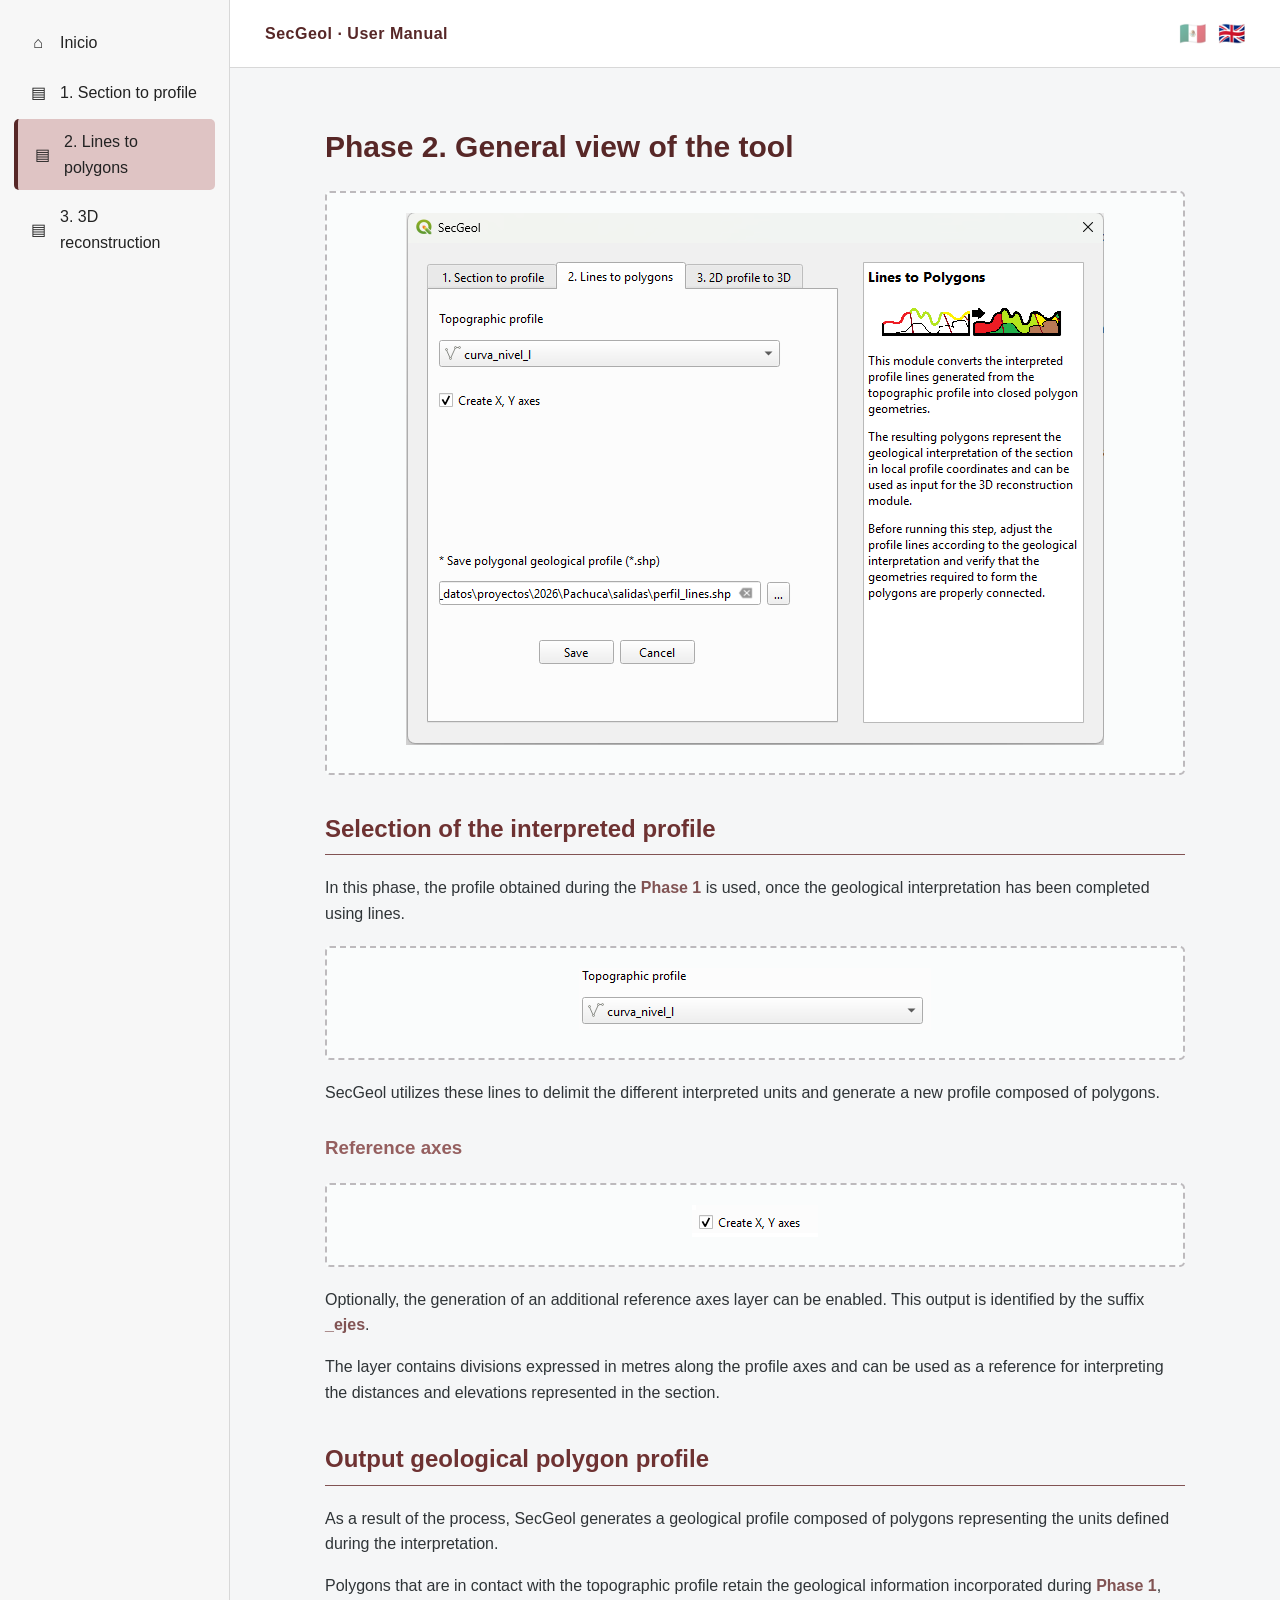
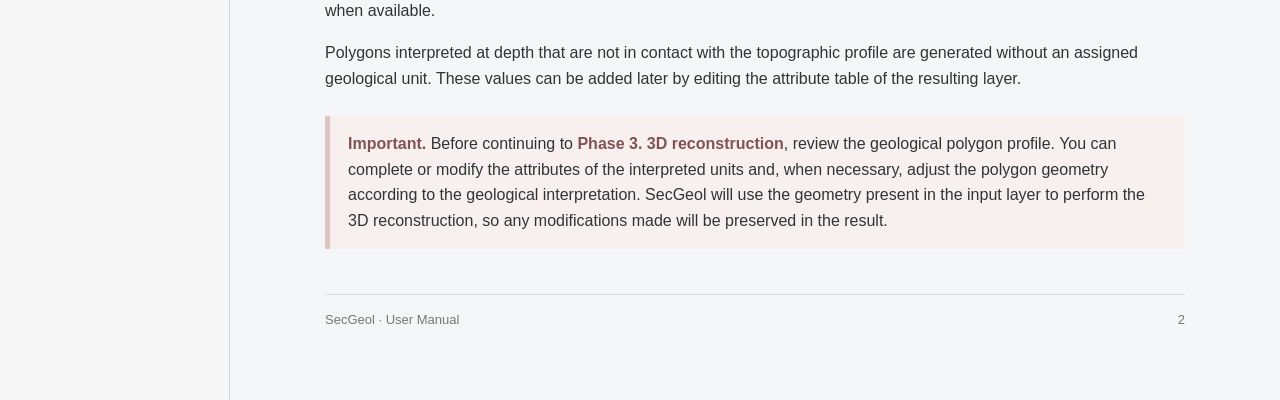
<file: docs/en/procedures/procedure_02_lines_polygons.html>
<!DOCTYPE html>
<html lang="es">
<head>
    <link rel="stylesheet" href="../../assets/css/secgeol-manual.css">
    <meta charset="UTF-8">
    <meta name="viewport" content="width=device-width, initial-scale=1.0">

    <title>SecGeol — User Manual</title>
</head>

<body>


    <!-- Contenedor general: izquierda + derecha -->
    <div class="manual-layout">

        <!-- =========================
             COLUMNA IZQUIERDA
             ========================= -->
        <aside class="sidebar">

            <a href="../index.html" class="nav-item">
                <span class="nav-icon">⌂</span>
                <span>Inicio</span>
            </a>

             <a href="procedure_01_vector_section.html"
               class="nav-item">
                <span class="nav-icon">▤</span>
                <span>1. Section to profile</span>
            </a>

            <a href="procedure_02_lines_polygons.html"
               class="nav-item active">
                <span class="nav-icon">▤</span>
                <span>2. Lines to polygons</span>
            </a>

            <a href="procedure_03_3d_reconstruction.html"
               class="nav-item">
                <span class="nav-icon">▤</span>
                <span>3. 3D reconstruction</span>
            </a>

        </aside>


        <!-- =========================
             COLUMNA DERECHA
             ========================= -->
        <div class="manual-right">

            <!-- Encabezado -->
            <div class="topbar">

                <div class="manual-title">
                     SecGeol · User Manual
                </div>

                <div class="languages">
                    <a href="../../es/procedimientos/procedimiento_02_lineas_poligonos.html"
                       title="Español">🇲🇽</a>

                    <a href="procedure_02_lines_polygons.html"
                       class="active"
                       title="English">🇬🇧</a>
                </div>

            </div>



<!-- Contenido -->
<main class="manual-container">

    <h1>
        Phase 2. General view of the tool
    </h1>

    <div class="image-placeholder">
        <img
            src="../images/tab2_gral.png"
            class="interface-image"
            alt="General view of the second phase of SecGeol"
        >
    </div>


    <h2>Selection of the interpreted profile</h2>

     <p>
        In this phase, the profile obtained during the
        <strong>Phase 1</strong> is used, once the geological interpretation
        has been completed using lines.
    </p>


    <div class="image-placeholder">
        <img
            src="../images/tab2_uno.png"
            class="interface-image"
            alt="Selection of the interpreted profile using lines"
        >
    </div>

   

    <p>
        SecGeol utilizes these lines to delimit the different interpreted units
        and generate a new profile composed of polygons.
    </p>


    <h3>Reference axes</h3>

    <div class="image-placeholder">
        <img
            src="../images/tab2_dos.png"
            class="interface-image"
            alt="Selection of the interpreted profile using lines"
        >
    </div>


    <p>
        Optionally, the generation of an additional reference axes layer
        can be enabled. This output is identified by the suffix
        <strong>_ejes</strong>.
    </p>

    <p>
        The layer contains divisions expressed in metres along the profile
        axes and can be used as a reference for interpreting the distances
        and elevations represented in the section.
    </p>


    <h2>Output geological polygon profile</h2>

    <p>
        As a result of the process, SecGeol generates a geological profile
        composed of polygons representing the units defined during the
        interpretation.
    </p>

    <p>
        Polygons that are in contact with the topographic profile retain
        the geological information incorporated during
        <strong>Phase 1</strong>, when available.
    </p>

    <p>
        Polygons interpreted at depth that are not in contact with the
        topographic profile are generated without an assigned geological unit.
        These values can be added later by editing the attribute table of
        the resulting layer.
    </p>


    <div class="objective">
        <strong>Important.</strong>
        Before continuing to <strong>Phase 3. 3D reconstruction</strong>,
        review the geological polygon profile. You can complete or modify the
        attributes of the interpreted units and, when necessary, adjust the
        polygon geometry according to the geological interpretation.
        SecGeol will use the geometry present in the input layer to perform
        the 3D reconstruction, so any modifications made will be preserved
        in the result.
    </div>
 


    <footer>
        <span>SecGeol · User Manual</span>
        <span>2</span>
    </footer>

    </main>

    </div> <!-- manual-right -->

    </div> <!-- manual-layout -->

<script>
function toggleMenu() {
    document.getElementById("manualMenu").classList.toggle("open");
}
</script>

</body>

</html>
</file>
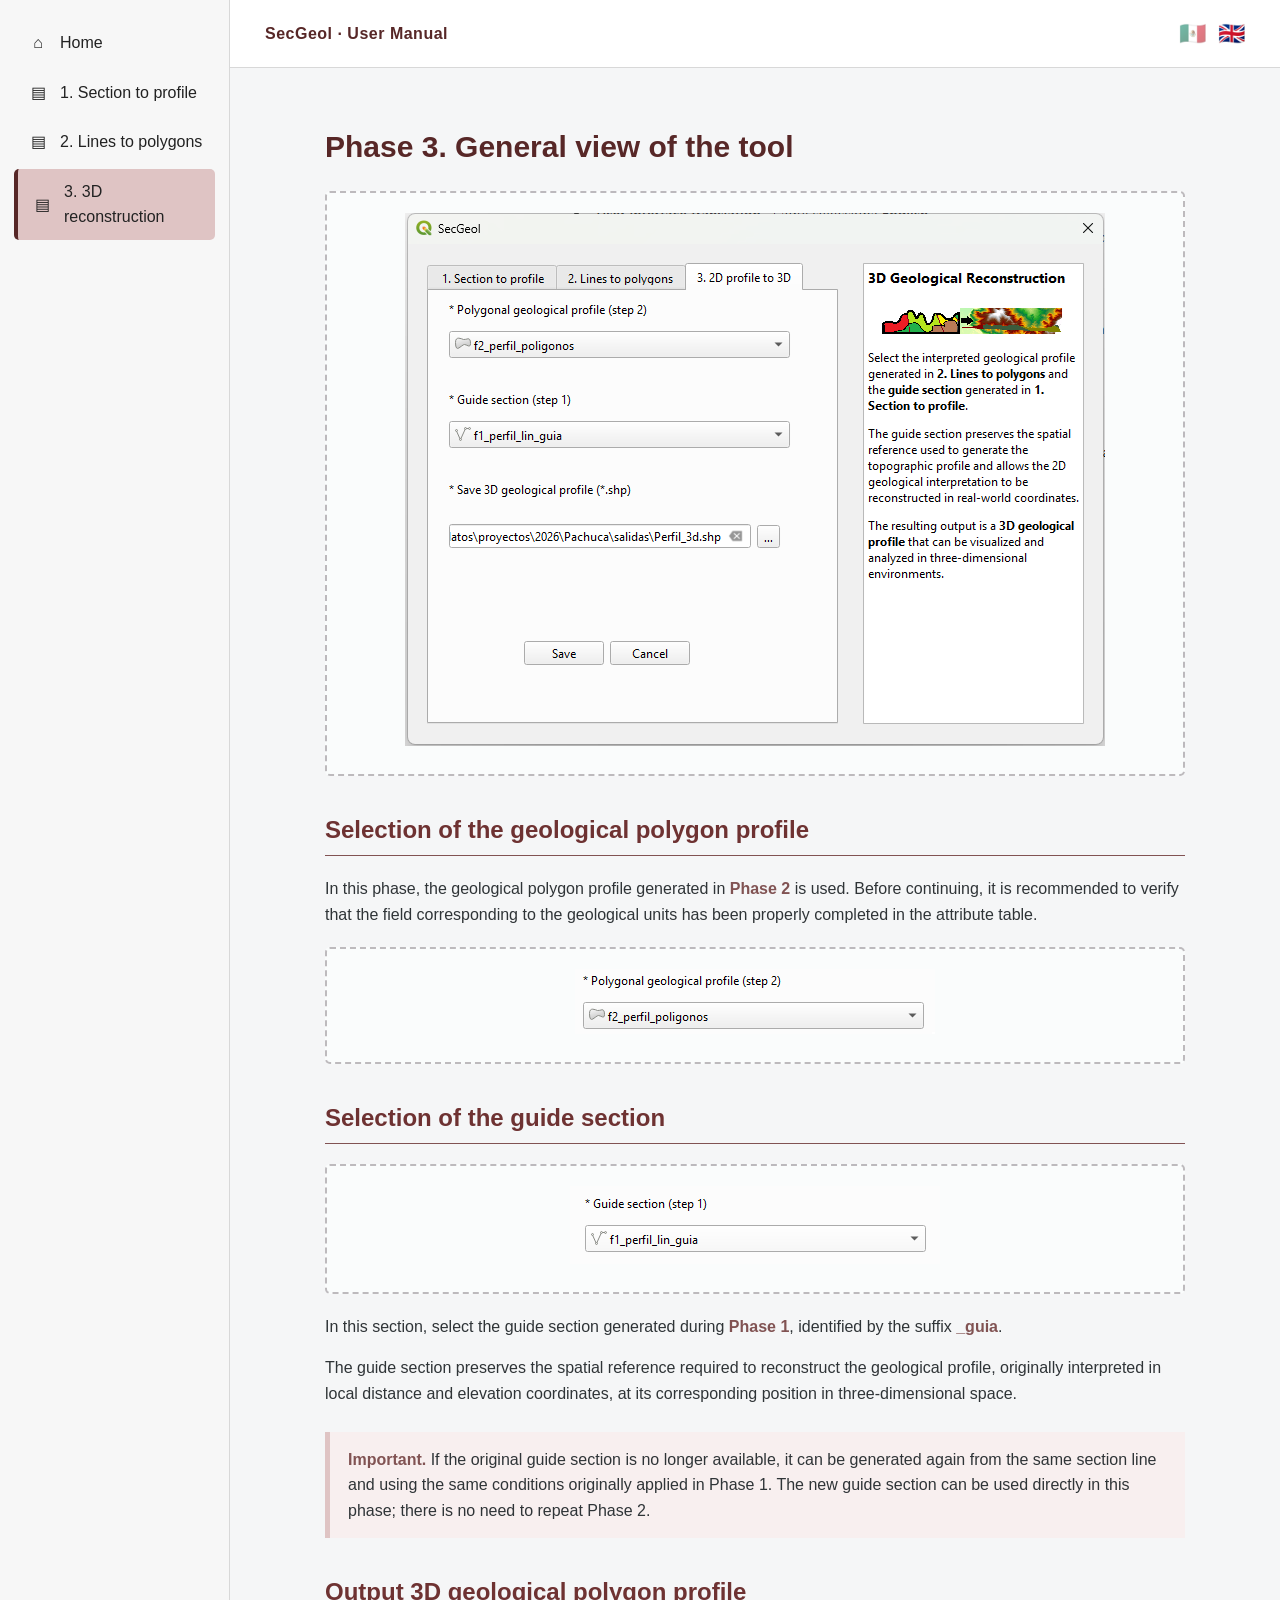
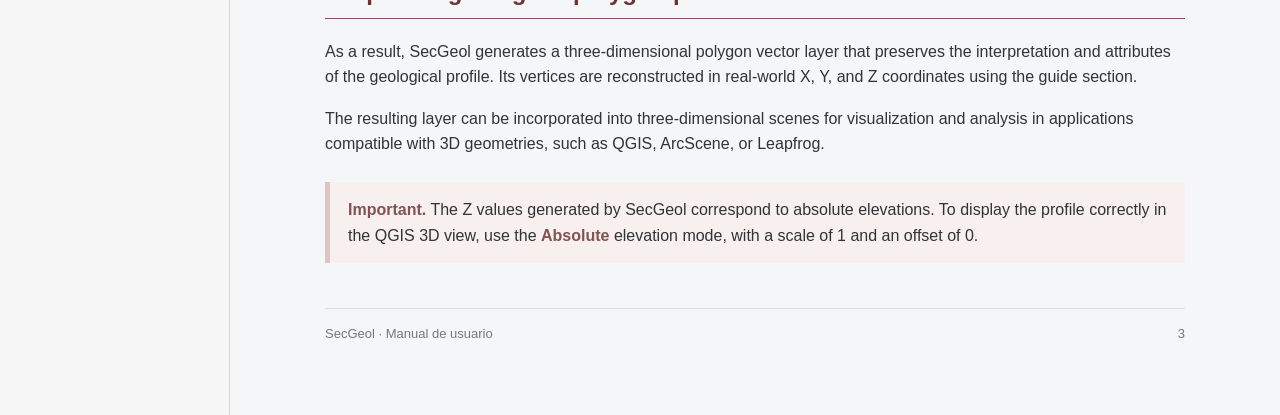
<file: docs/en/procedures/procedure_03_3d_reconstruction.html>
<!DOCTYPE html>
<html lang="es">
<head>
    <link rel="stylesheet" href="../../assets/css/secgeol-manual.css">
    <meta charset="UTF-8">
    <meta name="viewport" content="width=device-width, initial-scale=1.0">

    <title>SecGeol — User Manual</title>
</head>

<body>


    <!-- Contenedor general: izquierda + derecha -->
    <div class="manual-layout">

        <!-- =========================
             COLUMNA IZQUIERDA
             ========================= -->
        <aside class="sidebar">

            <a href="../index.html" class="nav-item">
                <span class="nav-icon">⌂</span>
                <span>Home</span>
            </a>

            <a href="procedure_01_vector_section.html"
               class="nav-item">
                <span class="nav-icon">▤</span>
                <span>1. Section to profile</span>
            </a>

            <a href="procedure_02_lines_polygons.html"
               class="nav-item">
                <span class="nav-icon">▤</span>
                <span>2. Lines to polygons</span>
            </a>

            <a href="procedure_03_3d_reconstruction.html"
               class="nav-item active">
                <span class="nav-icon">▤</span>
                <span>3. 3D reconstruction</span>
            </a>

        </aside>


        <!-- =========================
             COLUMNA DERECHA
             ========================= -->
        <div class="manual-right">

            <!-- Encabezado -->
            <div class="topbar">

                <div class="manual-title">
                    SecGeol · User Manual
                </div>

                <div class="languages">
                    <a href="../../es/procedimientos/procedimiento_03_reconstruccion_3d.html"
                       title="Español">🇲🇽</a>

                    <a href="procedure_03_3d_reconstruction.html"
                       class="active"
                       title="English">🇬🇧</a>
                </div>

            </div>



<!-- Contenido -->
<main class="manual-container">


    <h1>
        Phase 3. General view of the tool
    </h1>

    <div class="image-placeholder">
        <img
            src="../images/tab3_gral.png"
            class="interface-image"
            alt="General view of the third phase of SecGeol"
        >
    </div>


    <h2>Selection of the geological polygon profile</h2>

    <p>
        In this phase, the geological polygon profile generated in
        <strong>Phase 2</strong> is used. Before continuing, it is recommended
        to verify that the field corresponding to the geological units has been
        properly completed in the attribute table.
    </p>

    <div class="image-placeholder">
        <img
            src="../images/tab3_uno.png"
            class="interface-image"
            alt="Selection of the geological polygon profile"
        >
    </div>


    <h2>Selection of the guide section</h2>

    <div class="image-placeholder">
        <img
            src="../images/tab3_dos.png"
            class="interface-image"
            alt="Selection of the guide section"
        >
    </div>

    <p>
        In this section, select the guide section generated during
        <strong>Phase 1</strong>, identified by the suffix
        <strong>_guia</strong>.
    </p>

    <p>
        The guide section preserves the spatial reference required to
        reconstruct the geological profile, originally interpreted in
        local distance and elevation coordinates, at its corresponding
        position in three-dimensional space.
    </p>


    <div class="objective">
        <strong>Important.</strong>
        If the original guide section is no longer available, it can be
        generated again from the same section line and using the same
        conditions originally applied in Phase 1.
        The new guide section can be used directly in this phase;
        there is no need to repeat Phase 2.
    </div>


    <h2>Output 3D geological polygon profile</h2>

    <p>
        As a result, SecGeol generates a three-dimensional polygon vector
        layer that preserves the interpretation and attributes of the
        geological profile. Its vertices are reconstructed in real-world
        X, Y, and Z coordinates using the guide section.
    </p>

    <p>
        The resulting layer can be incorporated into three-dimensional
        scenes for visualization and analysis in applications compatible
        with 3D geometries, such as QGIS, ArcScene, or Leapfrog.
    </p>


    <div class="objective">
        <strong>Important.</strong>
        The Z values generated by SecGeol correspond to absolute elevations.
        To display the profile correctly in the QGIS 3D view,
        use the <strong>Absolute</strong> elevation mode, with a scale of 1
        and an offset of 0.
    </div>


    <footer>
        <span>SecGeol · Manual de usuario</span>
        <span>3</span>
    </footer>

    </main>

    </div> <!-- manual-right -->

    </div> <!-- manual-layout -->

<script>
function toggleMenu() {
    document.getElementById("manualMenu").classList.toggle("open");
}
</script>

</body>

</html>
</file>
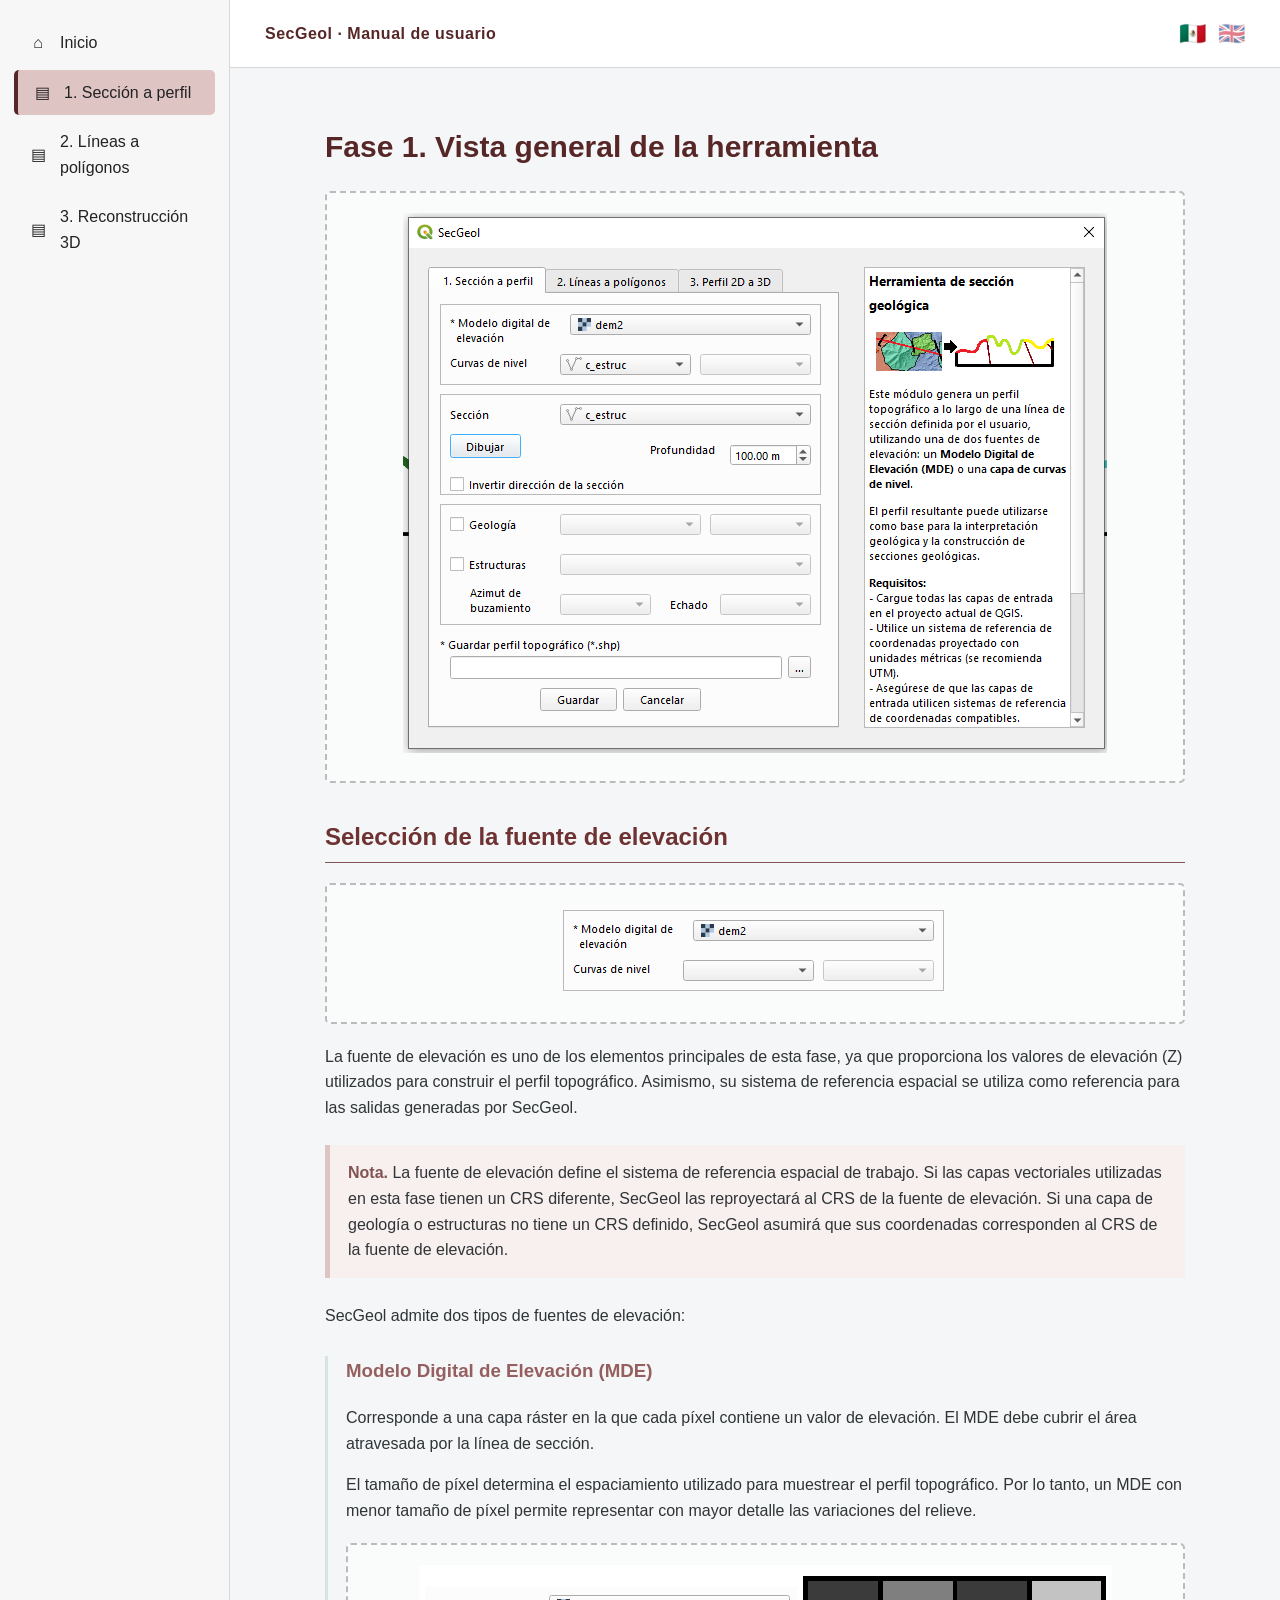
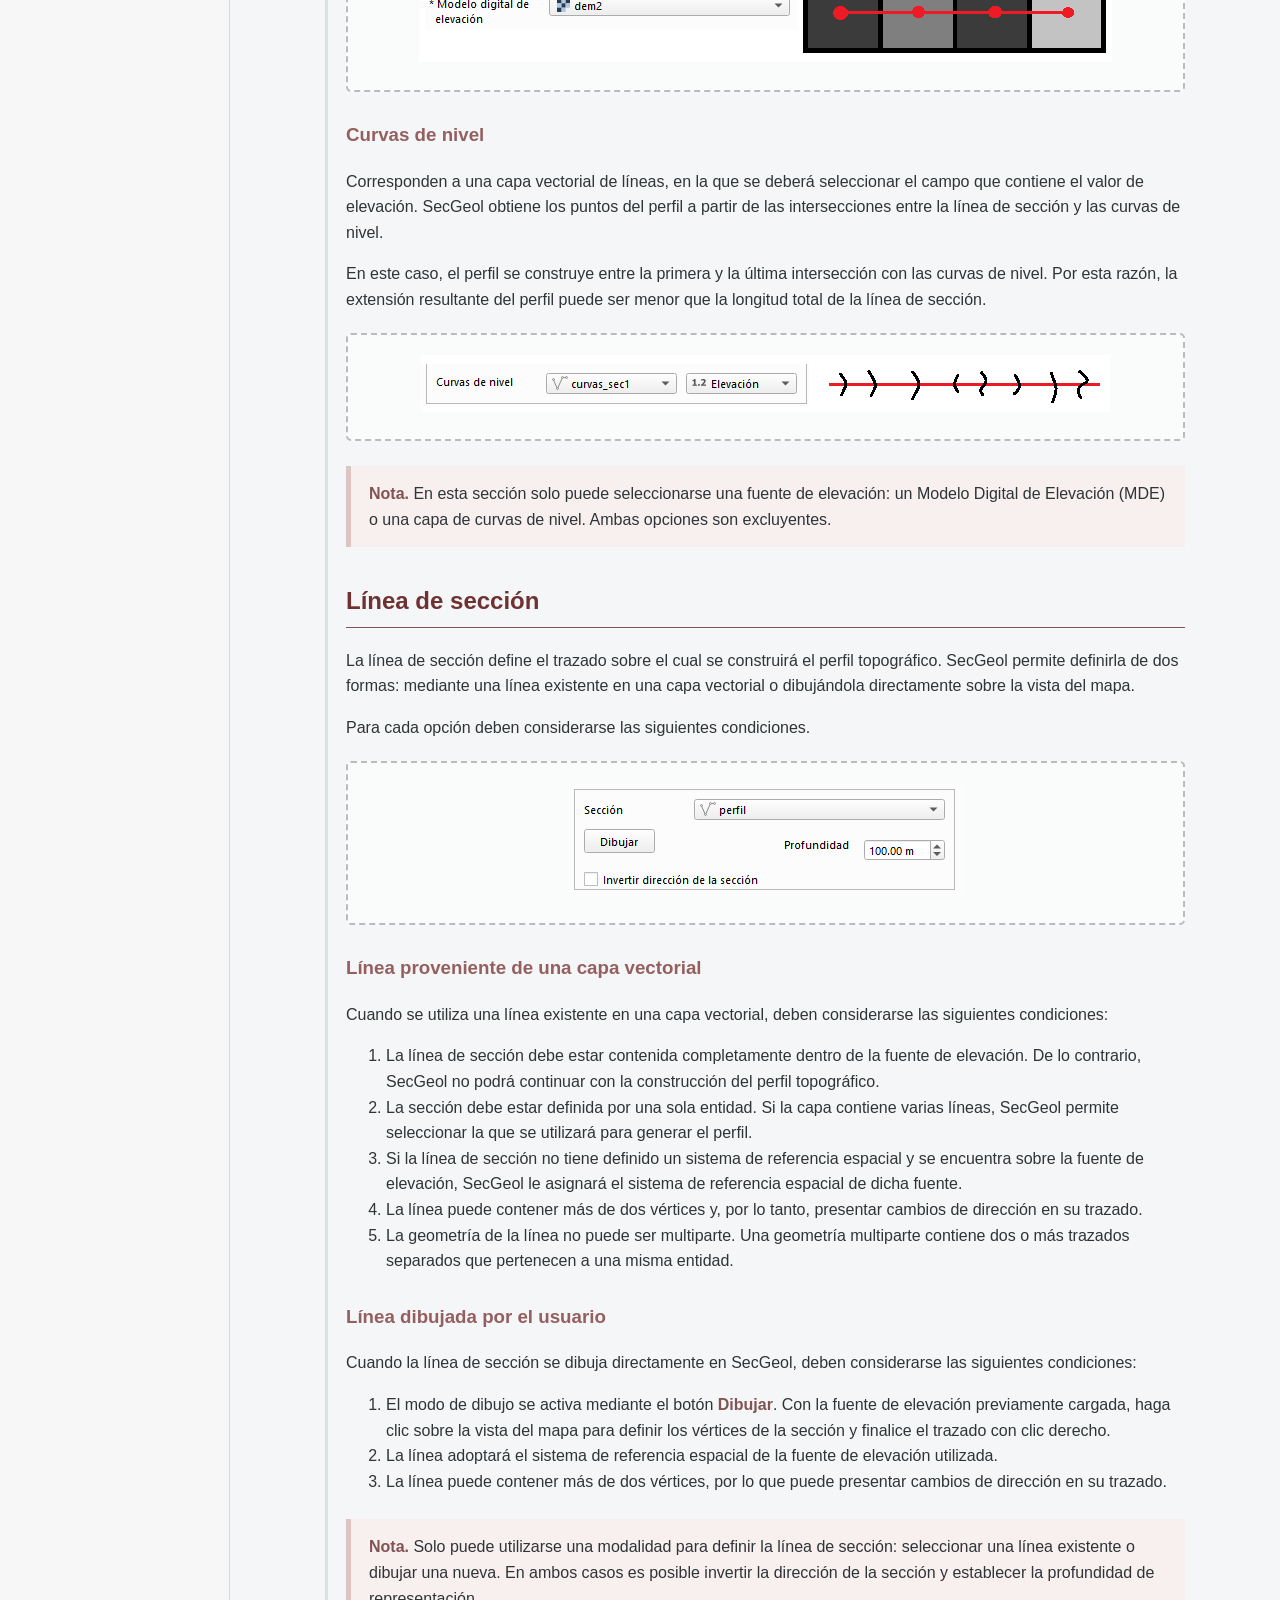
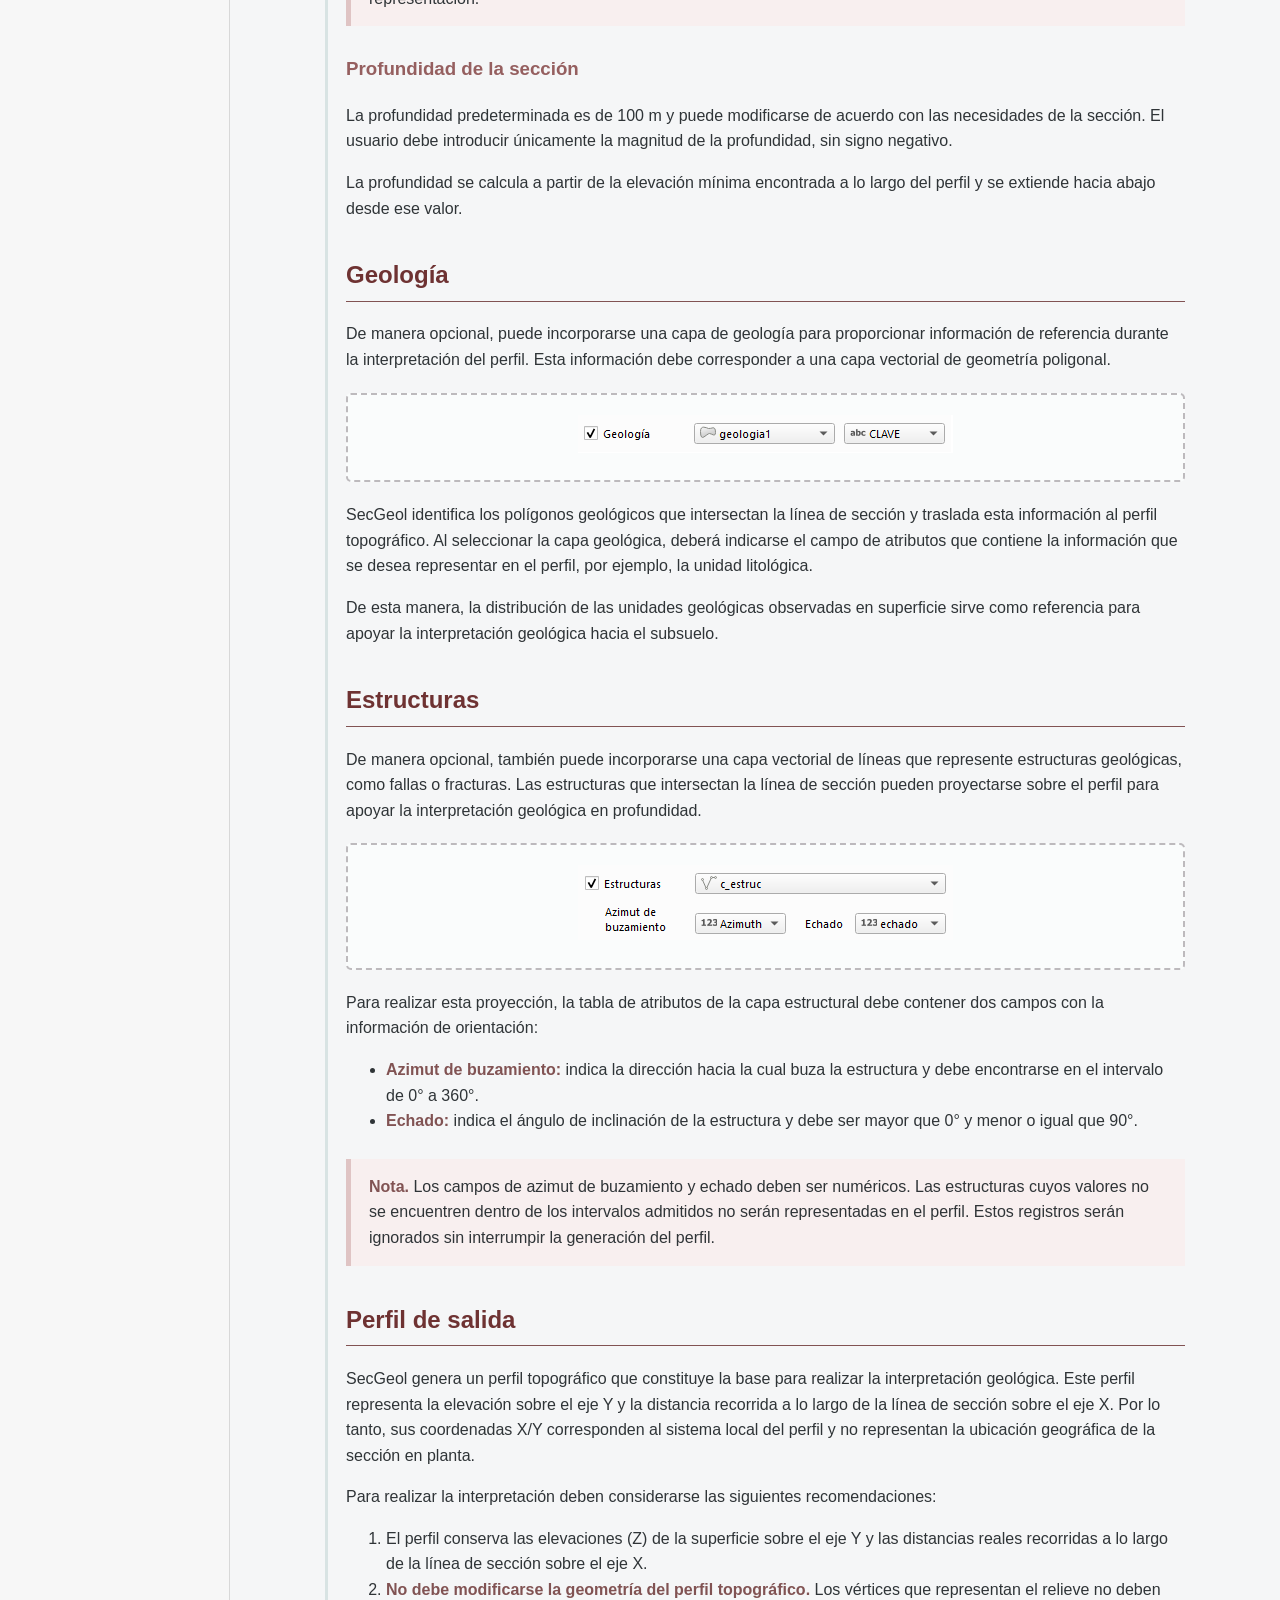
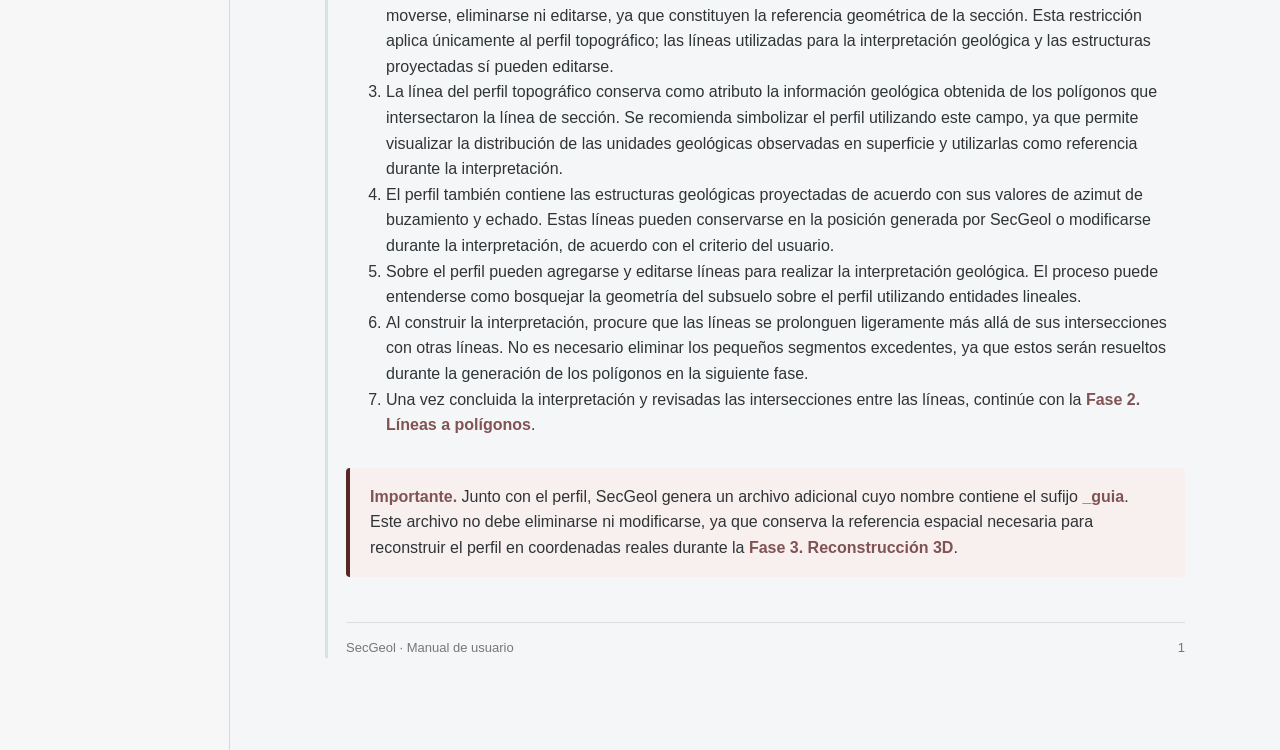
<file: docs/es/procedimientos/procedimiento_01_seccion_vectorial.html>
<!DOCTYPE html>
<html lang="es">
<head>
    <link rel="stylesheet" href="../../assets/css/secgeol-manual.css">
    <meta charset="UTF-8">
    <meta name="viewport" content="width=device-width, initial-scale=1.0">

    <title>SecGeol — Manual de usuario</title>
</head>

<body>


    <!-- Contenedor general: izquierda + derecha -->
    <div class="manual-layout">

        <!-- =========================
             COLUMNA IZQUIERDA
             ========================= -->
        <aside class="sidebar">

            <a href="../index.html" class="nav-item">
                <span class="nav-icon">⌂</span>
                <span>Inicio</span>
            </a>

            <a href="procedimiento_01_seccion_vectorial.html"
               class="nav-item active">
                <span class="nav-icon">▤</span>
                <span>1. Sección a perfil</span>
            </a>

            <a href="procedimiento_02_lineas_poligonos.html"
               class="nav-item">
                <span class="nav-icon">▤</span>
                <span>2. Líneas a polígonos</span>
            </a>

            <a href="procedimiento_03_reconstruccion_3d.html"
               class="nav-item">
                <span class="nav-icon">▤</span>
                <span>3. Reconstrucción 3D</span>
            </a>

        </aside>


        <!-- =========================
             COLUMNA DERECHA
             ========================= -->
        <div class="manual-right">

            <!-- Encabezado -->
            <div class="topbar">

                <div class="manual-title">
                    SecGeol · Manual de usuario
                </div>

                <div class="languages">
                    <a href="procedimiento_01_seccion_vectorial.html"
                       class="active"
                       title="Español">🇲🇽</a>

                    <a href="../../en/procedures/procedure_01_vector_section.html"
                       title="English">🇬🇧</a>
                </div>

            </div>



<!-- Contenido -->
            <main class="manual-container">


    <h1>
    Fase 1. Vista general de la herramienta
</h1>
<div class="image-placeholder"><img
    src="../images/tab1_gral.png"
    class="interface-image"
    alt="Vista general de la primera fase de SecGeol"
> </div>


<h2>Selección de la fuente de elevación</h2>

<div class="image-placeholder"> <img
    src="../images/tab1_uno.png"
    class="interface-image"
    alt="Selección de la fuente de elevación"
></div>


<p>
    La fuente de elevación es uno de los elementos principales de esta fase,
    ya que proporciona los valores de elevación (Z) utilizados para construir
    el perfil topográfico. Asimismo, su sistema de referencia espacial se
    utiliza como referencia para las salidas generadas por SecGeol.
</p>

<div class="objective">
    <strong>Nota.</strong>
    La fuente de elevación define el sistema de referencia espacial de trabajo.
    Si las capas vectoriales utilizadas en esta fase tienen un CRS diferente,
    SecGeol las reproyectará al CRS de la fuente de elevación.
    Si una capa de geología o estructuras no tiene un CRS definido,
    SecGeol asumirá que sus coordenadas corresponden al CRS de la fuente
    de elevación.
</div>

<p>
    SecGeol admite dos tipos de fuentes de elevación:
</p>

<div class="step">

    <h3>Modelo Digital de Elevación (MDE)</h3>

    <p>
        Corresponde a una capa ráster en la que cada píxel contiene un valor
        de elevación. El MDE debe cubrir el área atravesada por la línea de
        sección.
    </p>

    <p>
        El tamaño de píxel determina el espaciamiento utilizado para muestrear
        el perfil topográfico. Por lo tanto, un MDE con menor tamaño de píxel
        permite representar con mayor detalle las variaciones del relieve.
    </p>

    <div class="image-placeholder"> <img
        src="../images/tab1_uno_a.png"
        class="interface-image"
        alt="Selección de un Modelo Digital de Elevación"
    ></div>


    <h3>Curvas de nivel</h3>

    <p>
        Corresponden a una capa vectorial de líneas, en la que se deberá seleccionar
        el campo que contiene el valor de elevación.
        SecGeol obtiene los puntos del perfil a partir de las
        intersecciones entre la línea de sección y las curvas de nivel.
    </p>

    <p>
        En este caso, el perfil se construye entre la primera y la última
        intersección con las curvas de nivel. Por esta razón, la extensión
        resultante del perfil puede ser menor que la longitud total de la
        línea de sección.

    </p>

    <div class="image-placeholder">
    <img
        src="../images/tab1_uno_b.png"
        class="interface-image"
        alt="Selección de curvas de nivel"
    >
    </div>

    <div class="objective">
        <strong>Nota.</strong>
    En esta sección solo puede seleccionarse una fuente de elevación:
    un Modelo Digital de Elevación (MDE) o una capa de curvas de nivel.
    Ambas opciones son excluyentes.
    </div>


    <h2>Línea de sección</h2>

    <p>
        La línea de sección define el trazado sobre el cual se construirá el
        perfil topográfico. SecGeol permite definirla de dos formas: mediante
        una línea existente en una capa vectorial o dibujándola directamente
        sobre la vista del mapa.
    </p>

    <p>
        Para cada opción deben considerarse las siguientes condiciones.
    </p>

    <div class="image-placeholder">
        <img
            src="../images/tab1_dos.png"
            class="interface-image"
            alt="Selección de la línea de sección"
        >
    </div>


    <h3>Línea proveniente de una capa vectorial</h3>

    <p>
        Cuando se utiliza una línea existente en una capa vectorial, deben
        considerarse las siguientes condiciones:
    </p>

    <ol>
        <li>
        La línea de sección debe estar contenida completamente dentro de la
        fuente de elevación. De lo contrario, SecGeol no podrá continuar con
        la construcción del perfil topográfico.
        </li>
        
        <li>
            La sección debe estar definida por una sola entidad. Si la capa
            contiene varias líneas, SecGeol permite seleccionar la que se
            utilizará para generar el perfil.
        </li>

        <li>
            Si la línea de sección no tiene definido un sistema de referencia espacial y
            se encuentra sobre la fuente de elevación, SecGeol le asignará el
            sistema de referencia espacial de dicha fuente.
        </li>

        <li>
            La línea puede contener más de dos vértices y, por lo tanto,
            presentar cambios de dirección en su trazado.
        </li>

        <li>
            La geometría de la línea no puede ser multiparte. Una geometría
            multiparte contiene dos o más trazados separados que pertenecen
            a una misma entidad.
        </li>
    </ol>


    <h3>Línea dibujada por el usuario</h3>

    <p>
        Cuando la línea de sección se dibuja directamente en SecGeol, deben
        considerarse las siguientes condiciones:
    </p>

    <ol>
        <li>
            El modo de dibujo se activa mediante el botón
            <strong>Dibujar</strong>. Con la fuente de elevación previamente
            cargada, haga clic sobre la vista del mapa para definir los
            vértices de la sección y finalice el trazado con clic derecho.
        </li>

        <li>
            La línea adoptará el sistema de referencia espacial de la fuente
            de elevación utilizada.
        </li>

        <li>
            La línea puede contener más de dos vértices, por lo que puede
            presentar cambios de dirección en su trazado.
        </li>
    </ol>


    <div class="objective">
        <strong>Nota.</strong>
        Solo puede utilizarse una modalidad para definir la línea de sección:
        seleccionar una línea existente o dibujar una nueva.
        En ambos casos es posible invertir la dirección de la sección y
        establecer la profundidad de representación.
    </div>


    <h3>Profundidad de la sección</h3>

    <p>
        La profundidad predeterminada es de 100 m y puede modificarse de acuerdo
        con las necesidades de la sección. El usuario debe introducir únicamente
        la magnitud de la profundidad, sin signo negativo.
    </p>

    <p>
        La profundidad se calcula a partir de la elevación mínima encontrada
        a lo largo del perfil y se extiende hacia abajo desde ese valor.
    </p>


    <h2>Geología</h2>
    <p>
        De manera opcional, puede incorporarse una capa de geología para
        proporcionar información de referencia durante la interpretación del
        perfil. Esta información debe corresponder a una capa vectorial de
        geometría poligonal.
    </p>

    <div class="image-placeholder">
        <img
            src="../images/tab1_tres_a.png"
            class="interface-image"
            alt="Selección de la capa geológica"
        >
    </div>

    <p>
        SecGeol identifica los polígonos geológicos que intersectan la línea de
        sección y traslada esta información al perfil topográfico. Al seleccionar
        la capa geológica, deberá indicarse el campo de atributos que contiene
        la información que se desea representar en el perfil, por ejemplo,
        la unidad litológica.
    </p>

    <p>
        De esta manera, la distribución de las unidades geológicas observadas
        en superficie sirve como referencia para apoyar la interpretación
        geológica hacia el subsuelo.
    </p>


    <h2>Estructuras</h2>
    <p>
        De manera opcional, también puede incorporarse una capa vectorial de
        líneas que represente estructuras geológicas, como fallas o fracturas.
        Las estructuras que intersectan la línea de sección pueden proyectarse
        sobre el perfil para apoyar la interpretación geológica en profundidad.
    </p>

    <div class="image-placeholder">
        <img
            src="../images/tab1_tres_b.png"
            class="interface-image"
            alt="Selección de la capa estructural"
        >
    </div>

    <p>
        Para realizar esta proyección, la tabla de atributos de la capa
        estructural debe contener dos campos con la información de orientación:
    </p>

    <ul>
        <li>
            <strong>Azimut de buzamiento:</strong>
            indica la dirección hacia la cual buza la estructura y debe
            encontrarse en el intervalo de 0° a 360°.
        </li>

        <li>
            <strong>Echado:</strong>
            indica el ángulo de inclinación de la estructura y debe ser
            mayor que 0° y menor o igual que 90°.
        </li>
    </ul>

    <div class="objective">
        <strong>Nota.</strong>
        Los campos de azimut de buzamiento y echado deben ser numéricos.
        Las estructuras cuyos valores no se encuentren dentro de los intervalos
        admitidos no serán representadas en el perfil. Estos registros serán
        ignorados sin interrumpir la generación del perfil.
    </div>


    <h2>Perfil de salida</h2>

    <p>
        SecGeol genera un perfil topográfico que constituye la base para realizar
        la interpretación geológica. Este perfil representa la elevación sobre
        el eje Y y la distancia recorrida a lo largo de la línea de sección
        sobre el eje X. Por lo tanto, sus coordenadas X/Y corresponden al sistema
        local del perfil y no representan la ubicación geográfica de la sección
        en planta.
    </p>

    <p>
        Para realizar la interpretación deben considerarse las siguientes
        recomendaciones:
    </p>

    <ol>
        <li>
            El perfil conserva las elevaciones (Z) de la superficie sobre el
            eje Y y las distancias reales recorridas a lo largo de la línea
            de sección sobre el eje X.
        </li>
        <li>
            <strong>No debe modificarse la geometría del perfil topográfico.</strong>
            Los vértices que representan el relieve no deben moverse, eliminarse
            ni editarse, ya que constituyen la referencia geométrica de la sección.
            Esta restricción aplica únicamente al perfil topográfico; las líneas
            utilizadas para la interpretación geológica y las estructuras proyectadas
            sí pueden editarse.
        </li>

        <li>
            La línea del perfil topográfico conserva como atributo la información
            geológica obtenida de los polígonos que intersectaron la línea de sección.
            Se recomienda simbolizar el perfil utilizando este campo, ya que permite
            visualizar la distribución de las unidades geológicas observadas en
            superficie y utilizarlas como referencia durante la interpretación.
        </li>

        <li>
            El perfil también contiene las estructuras geológicas proyectadas de
            acuerdo con sus valores de azimut de buzamiento y echado. Estas líneas
            pueden conservarse en la posición generada por SecGeol o modificarse
            durante la interpretación, de acuerdo con el criterio del usuario.
        </li>

        <li>
            Sobre el perfil pueden agregarse y editarse líneas para realizar
            la interpretación geológica. El proceso puede entenderse como
            bosquejar la geometría del subsuelo sobre el perfil utilizando
            entidades lineales.
        </li>

        <li>
            Al construir la interpretación, procure que las líneas se prolonguen
            ligeramente más allá de sus intersecciones con otras líneas. No es
            necesario eliminar los pequeños segmentos excedentes, ya que estos
            serán resueltos durante la generación de los polígonos en la
            siguiente fase.
        </li>

        <li>
            Una vez concluida la interpretación y revisadas las intersecciones
            entre las líneas, continúe con la
            <strong>Fase 2. Líneas a polígonos</strong>.
        </li>
    </ol>


    <div class="note">
        <strong>Importante.</strong>
        Junto con el perfil, SecGeol genera un archivo adicional cuyo nombre
        contiene el sufijo <strong>_guia</strong>. Este archivo no debe eliminarse
        ni modificarse, ya que conserva la referencia espacial necesaria para
        reconstruir el perfil en coordenadas reales durante la
        <strong>Fase 3. Reconstrucción 3D</strong>.
    </div>


    <footer>
        <span>SecGeol · Manual de usuario</span>
        <span>1</span>
    </footer>

    </main>

    </div> <!-- manual-right -->

    </div> <!-- manual-layout -->

<script>
function toggleMenu() {
    document.getElementById("manualMenu").classList.toggle("open");
}
</script>

</body>

</html>
</file>
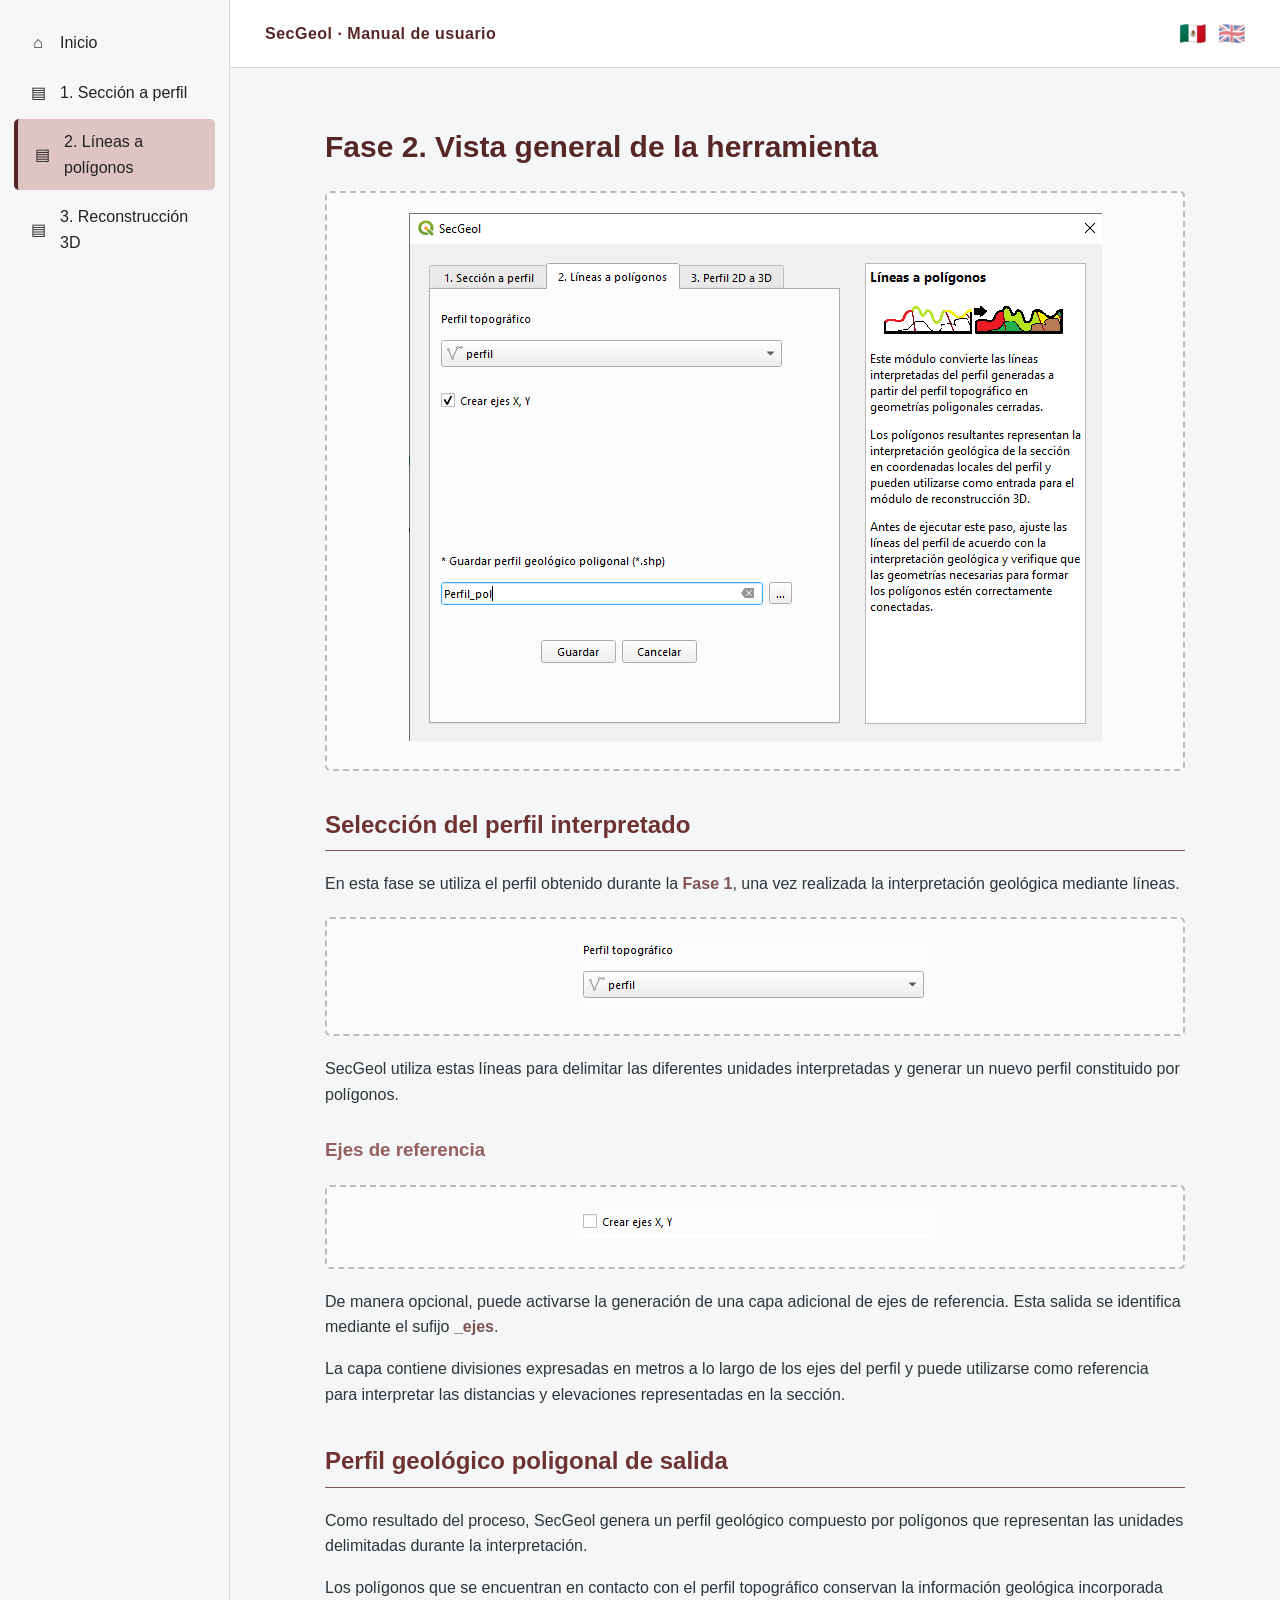
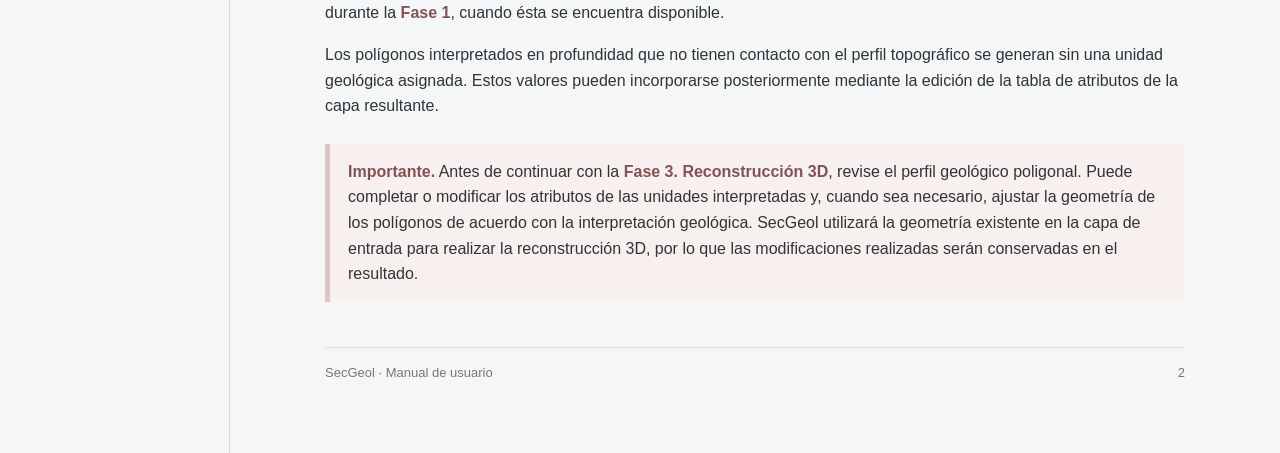
<file: docs/es/procedimientos/procedimiento_02_lineas_poligonos.html>
<!DOCTYPE html>
<html lang="es">
<head>
    <link rel="stylesheet" href="../../assets/css/secgeol-manual.css">
    <meta charset="UTF-8">
    <meta name="viewport" content="width=device-width, initial-scale=1.0">

    <title>SecGeol — Manual de usuario</title>
</head>

<body>


    <!-- Contenedor general: izquierda + derecha -->
    <div class="manual-layout">

        <!-- =========================
             COLUMNA IZQUIERDA
             ========================= -->
        <aside class="sidebar">

            <a href="../index.html" class="nav-item">
                <span class="nav-icon">⌂</span>
                <span>Inicio</span>
            </a>

             <a href="procedimiento_01_seccion_vectorial.html"
               class="nav-item">
                <span class="nav-icon">▤</span>
                <span>1. Sección a perfil</span>
            </a>

            <a href="procedimiento_02_lineas_poligonos.html"
               class="nav-item active">
                <span class="nav-icon">▤</span>
                <span>2. Líneas a polígonos</span>
            </a>

            <a href="procedimiento_03_reconstruccion_3d.html"
               class="nav-item">
                <span class="nav-icon">▤</span>
                <span>3. Reconstrucción 3D</span>
            </a>

        </aside>


        <!-- =========================
             COLUMNA DERECHA
             ========================= -->
        <div class="manual-right">

            <!-- Encabezado -->
            <div class="topbar">

                <div class="manual-title">
                    SecGeol · Manual de usuario
                </div>

                <div class="languages">
                    <a href="procedimiento_02_lineas_poligonos.html"
                       class="active"
                       title="Español">🇲🇽</a>

                    <a href="../../en/procedures/procedure_02_lines_polygons.html"
                       title="English">🇬🇧</a>
                </div>

            </div>



<!-- Contenido -->
<main class="manual-container">

    <h1>
        Fase 2. Vista general de la herramienta
    </h1>

    <div class="image-placeholder">
        <img
            src="../images/tab2_gral.png"
            class="interface-image"
            alt="Vista general de la segunda fase de SecGeol"
        >
    </div>


    <h2>Selección del perfil interpretado</h2>

     <p>
        En esta fase se utiliza el perfil obtenido durante la
        <strong>Fase 1</strong>, una vez realizada la interpretación geológica
        mediante líneas.
    </p>


    <div class="image-placeholder">
        <img
            src="../images/tab2_uno.png"
            class="interface-image"
            alt="Selección del perfil interpretado mediante líneas"
        >
    </div>

   

    <p>
        SecGeol utiliza estas líneas para delimitar las diferentes unidades
        interpretadas y generar un nuevo perfil constituido por polígonos.
    </p>


    <h3>Ejes de referencia</h3>

        <div class="image-placeholder">
        <img
            src="../images/tab2_dos.png"
            class="interface-image"
            alt="Selección del perfil interpretado mediante líneas"
        >
    </div>


    <p>
        De manera opcional, puede activarse la generación de una capa adicional
        de ejes de referencia. Esta salida se identifica mediante el sufijo
        <strong>_ejes</strong>.
    </p>

    <p>
        La capa contiene divisiones expresadas en metros a lo largo de los ejes
        del perfil y puede utilizarse como referencia para interpretar las
        distancias y elevaciones representadas en la sección.
    </p>


    <h2>Perfil geológico poligonal de salida </h2>

    <p>
        Como resultado del proceso, SecGeol genera un perfil geológico compuesto
        por polígonos que representan las unidades delimitadas durante la
        interpretación.
    </p>

    <p>
        Los polígonos que se encuentran en contacto con el perfil topográfico
        conservan la información geológica incorporada durante la
        <strong>Fase 1</strong>, cuando ésta se encuentra disponible.
    </p>

    <p>
        Los polígonos interpretados en profundidad que no tienen contacto con
        el perfil topográfico se generan sin una unidad geológica asignada.
        Estos valores pueden incorporarse posteriormente mediante la edición
        de la tabla de atributos de la capa resultante.
    </p>


    <div class="objective">
        <strong>Importante.</strong>
        Antes de continuar con la <strong>Fase 3. Reconstrucción 3D</strong>,
        revise el perfil geológico poligonal. Puede completar o modificar los
        atributos de las unidades interpretadas y, cuando sea necesario, ajustar
        la geometría de los polígonos de acuerdo con la interpretación geológica.
        SecGeol utilizará la geometría existente en la capa de entrada para realizar
        la reconstrucción 3D, por lo que las modificaciones realizadas serán
        conservadas en el resultado.
    </div>
 


    <footer>
        <span>SecGeol · Manual de usuario</span>
        <span>2</span>
    </footer>

    </main>

    </div> <!-- manual-right -->

    </div> <!-- manual-layout -->

<script>
function toggleMenu() {
    document.getElementById("manualMenu").classList.toggle("open");
}
</script>

</body>

</html>
</file>
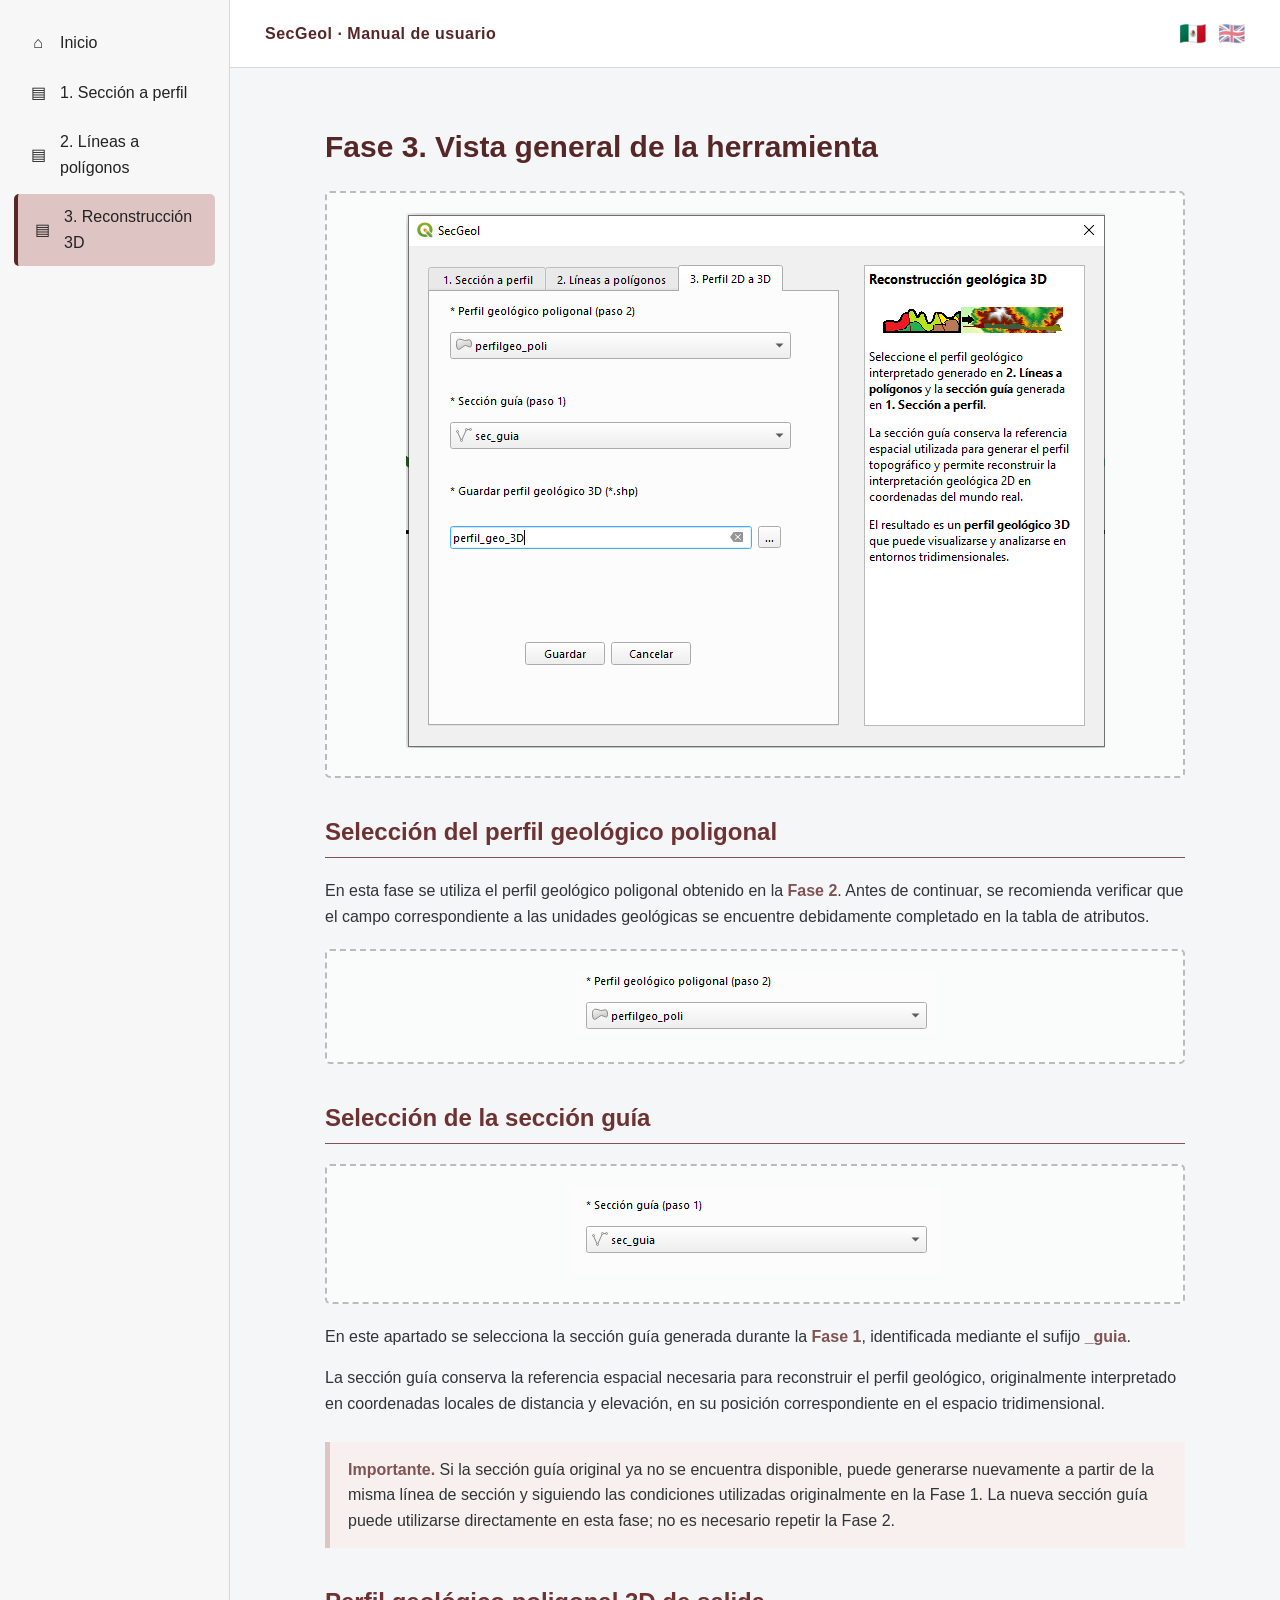
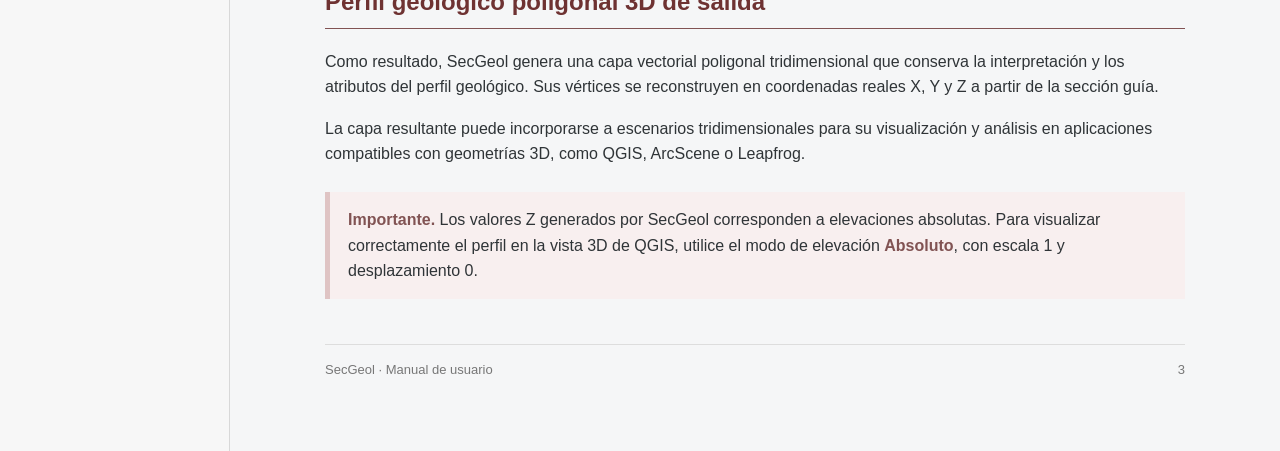
<file: docs/es/procedimientos/procedimiento_03_reconstruccion_3d.html>
<!DOCTYPE html>
<html lang="es">
<head>
    <link rel="stylesheet" href="../../assets/css/secgeol-manual.css">
    <meta charset="UTF-8">
    <meta name="viewport" content="width=device-width, initial-scale=1.0">

    <title>SecGeol — Manual de usuario</title>
</head>

<body>


    <!-- Contenedor general: izquierda + derecha -->
    <div class="manual-layout">

        <!-- =========================
             COLUMNA IZQUIERDA
             ========================= -->
        <aside class="sidebar">

            <a href="../index.html" class="nav-item">
                <span class="nav-icon">⌂</span>
                <span>Inicio</span>
            </a>

             <a href="procedimiento_01_seccion_vectorial.html"
               class="nav-item">
                <span class="nav-icon">▤</span>
                <span>1. Sección a perfil</span>
            </a>

            <a href="procedimiento_02_lineas_poligonos.html"
               class="nav-item">
                <span class="nav-icon">▤</span>
                <span>2. Líneas a polígonos</span>
            </a>

            <a href="procedimiento_03_reconstruccion_3d.html"
               class="nav-item active">
                <span class="nav-icon">▤</span>
                <span>3. Reconstrucción 3D</span>
            </a>

        </aside>


        <!-- =========================
             COLUMNA DERECHA
             ========================= -->
        <div class="manual-right">

            <!-- Encabezado -->
            <div class="topbar">

                <div class="manual-title">
                    SecGeol · Manual de usuario
                </div>

                <div class="languages">
                    <a href="procedimiento_03_reconstruccion_3d.html"
                       class="active"
                       title="Español">🇲🇽</a>

                    <a href="../../en/procedures/procedure_03_3d_reconstruction.html"
                       title="English">🇬🇧</a>
                </div>

            </div>



<!-- Contenido -->
<main class="manual-container">


    <h1>
        Fase 3. Vista general de la herramienta
    </h1>

    <div class="image-placeholder">
        <img
            src="../images/tab3_gral.png"
            class="interface-image"
            alt="Vista general de la tercera fase de SecGeol"
        >
    </div>


    <h2>Selección del perfil geológico poligonal</h2>

    <p>
        En esta fase se utiliza el perfil geológico poligonal obtenido en la
        <strong>Fase 2</strong>. Antes de continuar, se recomienda verificar que
        el campo correspondiente a las unidades geológicas se encuentre
        debidamente completado en la tabla de atributos.
    </p>

    <div class="image-placeholder">
        <img
            src="../images/tab3_uno.png"
            class="interface-image"
            alt="Selección del perfil geológico poligonal"
        >
    </div>


    <h2>Selección de la sección guía</h2>

    <div class="image-placeholder">
        <img
            src="../images/tab3_dos.png"
            class="interface-image"
            alt="Selección de la sección guía"
        >
    </div>

    <p>
        En este apartado se selecciona la sección guía generada durante la
        <strong>Fase 1</strong>, identificada mediante el sufijo
        <strong>_guia</strong>.
    </p>

    <p>
        La sección guía conserva la referencia espacial necesaria para
        reconstruir el perfil geológico, originalmente interpretado en
        coordenadas locales de distancia y elevación, en su posición
        correspondiente en el espacio tridimensional.
    </p>


    <div class="objective">
        <strong>Importante.</strong>
        Si la sección guía original ya no se encuentra disponible, puede
        generarse nuevamente a partir de la misma línea de sección y siguiendo
        las condiciones utilizadas originalmente en la Fase 1.
        La nueva sección guía puede utilizarse directamente en esta fase;
        no es necesario repetir la Fase 2.
    </div>


    <h2>Perfil geológico poligonal 3D de salida</h2>

    <p>
        Como resultado, SecGeol genera una capa vectorial poligonal tridimensional
        que conserva la interpretación y los atributos del perfil geológico.
        Sus vértices se reconstruyen en coordenadas reales X, Y y Z a partir
        de la sección guía.
    </p>

    <p>
        La capa resultante puede incorporarse a escenarios tridimensionales
        para su visualización y análisis en aplicaciones compatibles con
        geometrías 3D, como QGIS, ArcScene o Leapfrog.
    </p>


    <div class="objective">
        <strong>Importante.</strong>
        Los valores Z generados por SecGeol corresponden a elevaciones absolutas.
        Para visualizar correctamente el perfil en la vista 3D de QGIS,
        utilice el modo de elevación <strong>Absoluto</strong>, con escala 1
        y desplazamiento 0.
    </div>


    <footer>
        <span>SecGeol · Manual de usuario</span>
        <span>3</span>
    </footer>

    </main>

    </div> <!-- manual-right -->

    </div> <!-- manual-layout -->

<script>
function toggleMenu() {
    document.getElementById("manualMenu").classList.toggle("open");
}
</script>

</body>

</html>
</file>
<file: docs/assets/css/secgeol-manual.css>
/* =========================================================
   PALETA SECGEOl
   ========================================================= */


:root {
    --secgeol-light: #f8efeff8;
    --secgeol-soft: #dfc4c4;
    --secgeol-medium: #b68f8f;
    --secgeol-wine: #815353;
    --secgeol-dark: #572727;
    --secgeol-h2: #6e3232;
    --secgeol-h3: #7a3535c7;

    --text-color: #222222;
    --background-color: #ffffff;
}

/* =========================================================
   ESTILOS GENERALES
   ========================================================= */

   /* Estilos específicos de la página de inicio */



h1 {
     color:var(--secgeol-dark);
    font-size: 30px;
    margin-bottom: 6px;
}

h2 {
    color:var(--secgeol-h2);
    margin-top: 35px;
    border-bottom: 1px solid var(--secgeol-wine);
    padding-bottom: 6px;
}

h3 {
     color:var(--secgeol-h3);
    margin-top: 28px;
}



strong {
    color: var(--secgeol-wine);
    font-weight: 700;
}

body {
    font-family: "Segoe UI", Arial, sans-serif;
    line-height: 1.6;
    color: #2f3437;
    background-color: #f5f6f7;
    margin: 0;
}

.page {
    max-width: 1000px;
    margin: 35px auto;
    background: white;
    padding: 45px 55px;
    box-shadow: 0 2px 12px rgba(0,0,0,0.08);
}


.manual-layout {
    display: flex;
    width: 100%;
    max-width: 1400px;
    min-height: 100vh;

    margin: 0 auto;
}

.sidebar {
    width: 230px;
    flex-shrink: 0;

    padding: 20px 14px;

    background: #f7f7f7;
    border-right: 1px solid #d8d8d8;

    box-sizing: border-box;
}



.manual-right {
    flex: 1 1 auto;
    min-width: 0;
    display: flex;
    flex-direction: column;
}


.nav-item {
    display: flex;
    align-items: center;
    gap: 10px;

    padding: 10px 12px;
    margin-bottom: 4px;

    color: #222;
    text-decoration: none;

    border-radius: 5px;
}

.nav-item:hover {
    background: var(--secgeol-light);
}

.nav-item.active {
    background: var(--secgeol-soft);
    border-left: 4px solid var(--secgeol-dark);
}

.nav-icon {
    width: 24px;
    text-align: center;
    flex-shrink: 0;
}
.manual-container {
    width: 100%;
    max-width: 950px;

    margin: 0 auto;
    padding: 35px 45px 70px;

    box-sizing: border-box;
}

.manual-header {
    text-align: center;
    margin-bottom: 35px;
}

.manual-header img {
    width: 150px;
    max-width: 40%;
    height: auto;
    margin-bottom: 10px;
}

.manual-header h1 {
    margin-bottom: 5px;
}

.manual-subtitle {
    font-size: 1.05rem;
    color: #555;
}

.intro {
    max-width: 900px;
    margin: 0 auto 40px auto;
}

.workflow {
    margin-top: 35px;
}

.workflow-step {
    max-width: 900px;
    margin: 40px auto 60px;
}

.workflow-step h3 {
    text-align: center;
}

.workflow-step p {
    text-align: left;
}

.workflow-step img {
    display: block;
    max-width: 760px;
    width: 100%;
    height: auto;
    margin: 25px auto;
}

.step-number {
    display: inline-block;
    font-weight: bold;
    margin-right: 5px;
}


.input-item {
    margin: 30px 0;
}

.input-item h3 {
    margin-bottom: 8px;
}

.procedure-link {
    margin-top: 18px;
}

.procedure-link a {
    font-weight: bold;
    text-decoration: none;
}

.procedure-link a:hover {
    text-decoration: underline;
}

.note {
    padding: 16px 20px;
    margin: 30px 0;
    border-left: 4px solid var(--secgeol-dark);
    background: var(--secgeol-light);
    border-radius: 4px;
}

.manual-footer {
    margin-top: 60px;
    padding-top: 20px;
    border-top: 1px solid #ccc;
    text-align: center;
    font-size: 0.9rem;
    color: #666;
}
.topbar {
    width: 100%;
    height: 68px;

    display: flex;
    align-items: center;
    justify-content: space-between;

    padding: 0 35px;
    box-sizing: border-box;

    background: #ffffff;
    border-bottom: 1px solid #d8d8d8;
}


.workflow-step img {
    display: block;
    max-width: 600px;
    width: 100%;
    height: auto;
    margin: 25px auto;
}




.manual-title {
    font-size: 16px;
    font-weight: 600;
    color: var(--secgeol-dark);
    letter-spacing: 0.5px;
}

.languages a {
    text-decoration: none;
    font-size: 22px;
    margin-left: 8px;
    opacity: 0.55;
}

.languages a.active {
    opacity: 1;
}



.case-number {
    color: #777;
    font-size: 14px;
    text-transform: uppercase;
    letter-spacing: 1px;
}

.objective {
    background: var(--secgeol-light);
    border-left: 5px solid var(--secgeol-soft);
    padding: 15px 18px;
    margin: 25px 0;
}



.arrow {
    color: var(--secgeol-wine);
    padding: 0 8px;
}

.requirements {
    background: #fafafa;
    padding: 15px 22px;
    border-radius: 5px;
}

.step {
    margin: 22px 0;
    padding-left: 18px;
    border-left: 3px solid #d8e3e3;
}



.image-placeholder {
    border: 2px dashed #a5a0a5b7 ;
    background: #fafcfc;
    padding: 20px;
    text-align: center;
    color: #7b8889;
    margin: 20px 0;
    border-radius: 5px;
}

.result {
    background: var(--secgeol-light);
    border-left: 5px solid var(--secgeol-soft);
    padding: 15px 18px;
    margin-top: 25px;
}

footer {
    margin-top: 45px;
    padding-top: 15px;
    border-top: 1px solid #ddd;
    display: flex;
    justify-content: space-between;
    color: #777;
    font-size: 13px;
}

.manual-author {
    margin-top: 12px;
    font-size: 0.9rem;
    color: #666;
}
</file>
